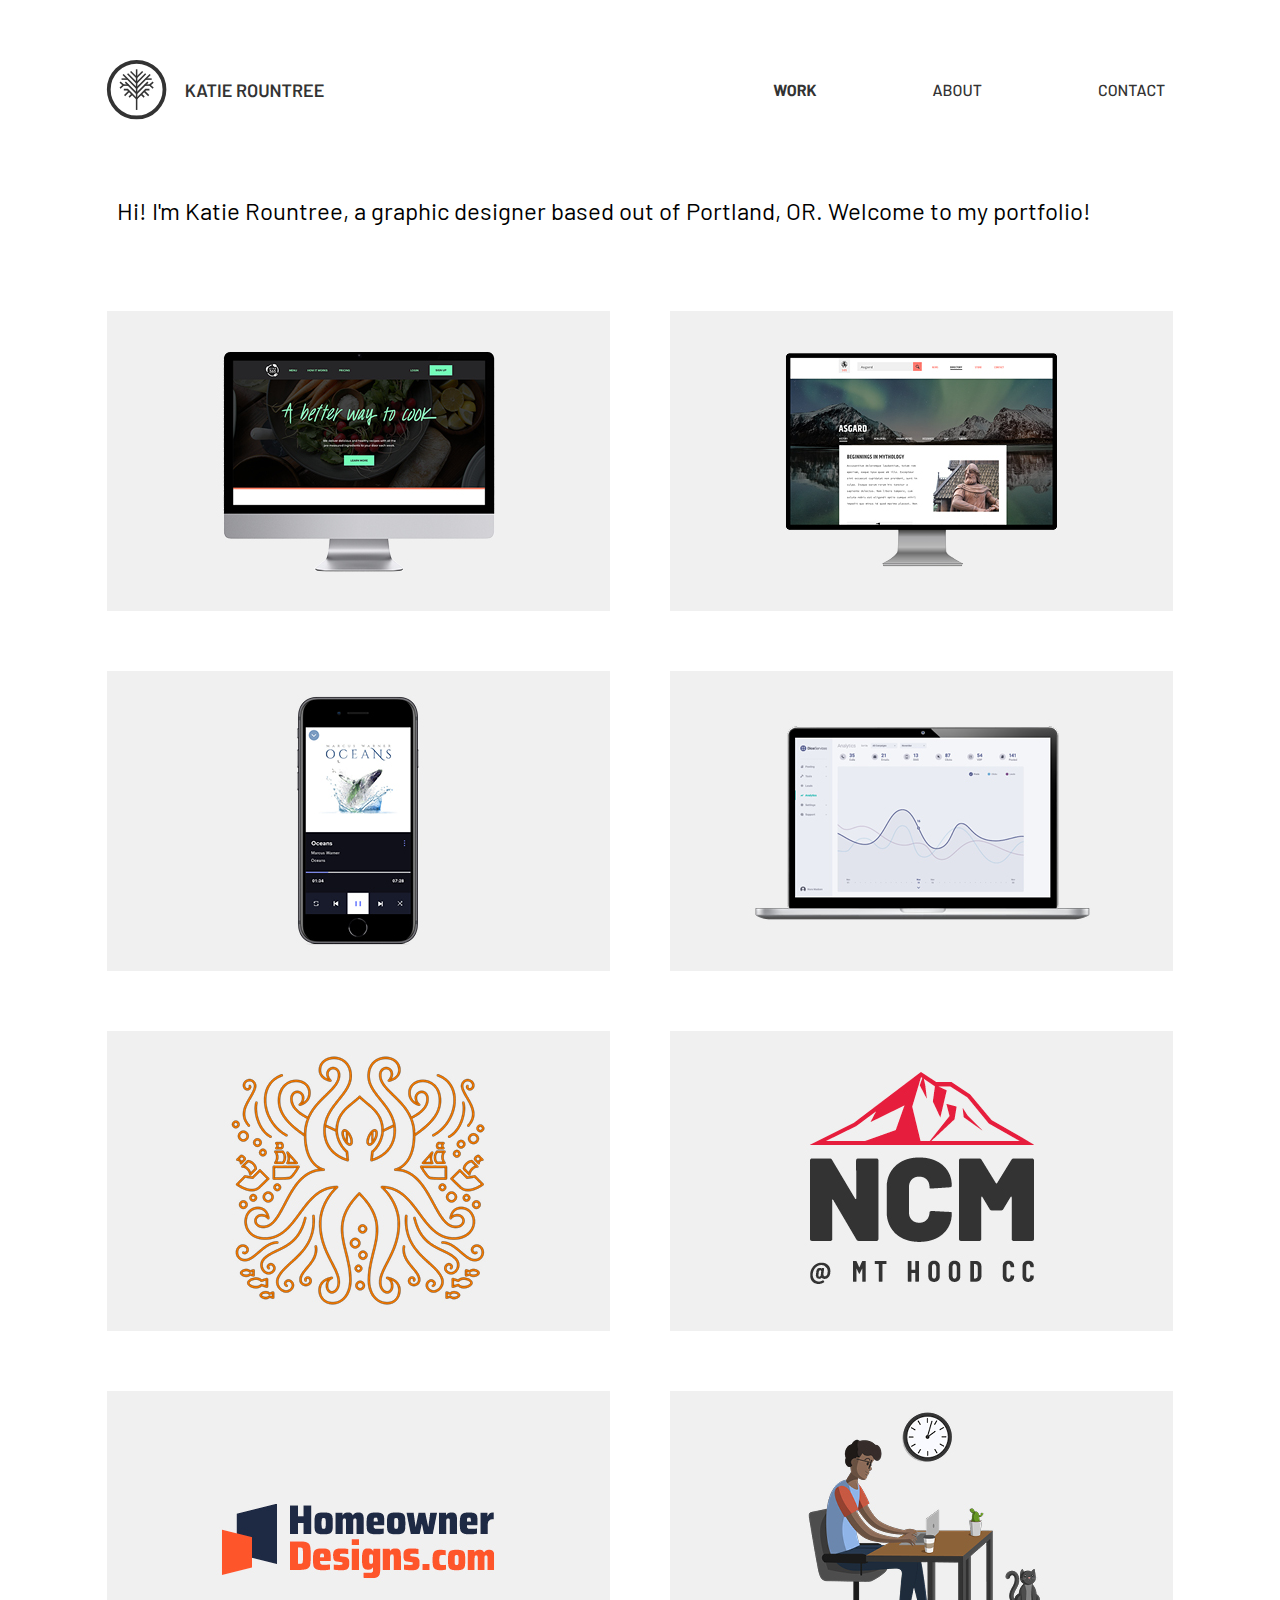
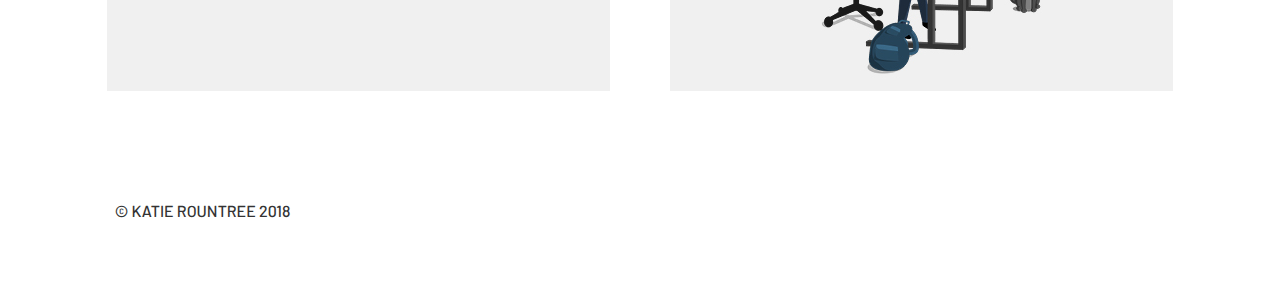
<file: index.html>
<!DOCTYPE html>
<html lang="en">
<head>
    <meta charset="utf-8">

<!-- Force browser's viewport to device's width -->
<meta name="viewport" content="width=device-width,initial-scale=1.0">


<title>Katie Rountree - Designer</title>

<!--metadata-->

<meta name="description" content="Katie Rountree is a multidisciplinary graphic designer with experience in web/app design, UI/UX design, illustration, and branding.">

<meta name="author" content="Katie Rountree">

<link rel="canonical" href="https://katierountree.design">

<link rel="apple-touch-icon" href="img/apple-touch-icon.png">

<link rel="icon" type="image/png" href="img/favicon-32x32.png" sizes="32x32">

<link rel="icon" type="image/png" href="img/favicon-96x96.png" sizes="96x96">

<meta name="twitter:card" content="summary_large_image">

<meta name="twitter:title" content="Katie Rountree - Designer">

<meta name="twitter:description" content="Katie Rountree is a multidisciplinary graphic designer with experience in web/app design, UI/UX design, illustration, and branding.">

<meta name="twitter:image" content="https://katierountree.design/img/katie-og.jpg">

<meta name="twitter:image:alt" content="Katie Rountree is a multidisciplinary graphic designer.">

<meta property="og:type" content="website">

<meta property="og:title" content="Katie Rountree - Designer">

<meta property="og:site_name" content="Katie Rountree"> 

<meta property="og:description" content="Katie Rountree is a multidisciplinary graphic designer with experience in web/app design, UI/UX design, illustration, and branding.">

<meta property="og:image" content="https://katierountree.design/img/katie-og.jpg">

<meta property="og:image:width" content="526">

<meta property="og:image:height" content="275">

<meta property="og:image:type" content="image/jpg">

<meta property="og:url" content="https://katierountree.design">

<!-- css -->
<link rel="stylesheet" href="styles.css" type="text/css">

<!--fonts-->
<link href="https://fonts.googleapis.com/css?family=Barlow:400,500,600,700" rel="stylesheet">


</head>
<body>
<nav>
  <ul class="container">
  <li class="name">
    <a href="index.html" aria-label="Katie Rountree home page and index of works" aria-current="page">
        <svg class="icon" xmlns="http://www.w3.org/2000/svg" width="74" height="74" viewBox="-5 -5 85 85"><defs><style>.a,.b{fill:none;stroke:#333;stroke-miterlimit:10;}.a{stroke-width:2px;}.b{stroke-width:5px;}</style></defs><line class="a" x1="37" y1="64" x2="37" y2="10"/><line class="a" x1="25" y1="23" x2="17" y2="23"/><line class="a" x1="37" y1="28" x2="25" y2="16"/><line class="a" x1="37" y1="35" x2="19" y2="17"/><line class="a" x1="37" y1="21" x2="29" y2="13"/><line class="a" x1="22" y1="27" x2="37" y2="42"/><line class="a" x1="19.6" y1="31" x2="26.3" y2="31"/><polyline class="a" points="15 27 19.6 31 15 35"/><line class="a" x1="31" y1="43" x2="27" y2="47"/><line class="a" x1="27" y1="39" x2="21" y2="45"/><polyline class="a" points="37 49 25 37 20 37"/><line class="a" x1="49" y1="23" x2="57" y2="23"/><line class="a" x1="37" y1="28" x2="49" y2="16"/><line class="a" x1="37" y1="35" x2="55" y2="17"/><line class="a" x1="37" y1="21" x2="45" y2="13"/><line class="a" x1="52" y1="27" x2="37" y2="42"/><line class="a" x1="54.4" y1="31" x2="47.7" y2="31"/><polyline class="a" points="59 27 54.4 31 59 35"/><line class="a" x1="43" y1="43" x2="47" y2="47"/><line class="a" x1="47" y1="39" x2="53" y2="45"/><polyline class="a" points="37 49 49 37 54 37"/><circle class="b" cx="37" cy="37" r="37"/></svg>
      <div>
        KATIE ROUNTREE
      </div>
     </a>
  </li>
</ul>
<ul class="container2">
  <li class="active"><a href="index.html" aria-label="Katie Rountree home page and index of works" aria-current="page">WORK</a></li>
  <li><a href="about.html" aria-label="Go to About page">ABOUT</a></li>
  <li class="contact"><a href="contact.html" aria-label="Go to Contact page">CONTACT</a></li>
</ul>
</nav>  
<header>
    <div class="mainabout">
        <h1 class="mainheader">Hi! I'm Katie Rountree, a graphic designer based out of Portland, OR. Welcome to my portfolio!</h1> 
      </div>
</header>

<main class="main">
<a href="dine365.html" aria-label="Go to Dine 365 project page"><div><div class="text"><h2>DINE 365</h2></div><img src="img/dine.jpg" alt="Dine 365"></div></a>
<a href="sios.html" aria-label="Go to SIOS Directory project page"><div><div class="text"><h2>SIOS DIRECTORY</h2></div><img src="img/sios.jpg" alt="SIOS Directory"></div></a>
<a href="epic.html" aria-label="Go to Epic App project page"><div><div class="text"><h2>EPIC</h2></div><img src="img/epic.jpg" alt="Epic App"></div></a>
<a href="controlpanel.html" aria-label="Go to Control Panel Redesign Concept project page"><div><div class="text"><h2>CONTROL PANEL REDESIGN</h2></div><img src="img/cpredesign.jpg" alt="Control Panel Redesign Concept"></div></a>
<a href="sail.html" aria-label="Go to Sail project page"><div><div class="text"><h2>SAIL</h2></div><img src="img/sail.jpg" alt="Sail"></div></a>
<a href="ncm.html" aria-label="Go to NCM project page"><div><div class="text"><h2>NCM BRAND</h2></div><img src="img/ncm.jpg" alt="NCM"></div></a>
<a href="homeownerdesigns.html" aria-label="Go to Homeowner Designs project page"><div><div class="text"><h2>HOMEOWNER DESIGNS</h2></div><img src="img/hd.jpg" alt="Homeowner Designs"></div></a>
<a href="illustration.html" aria-label="Go to Illustration Work project page"><div><div class="text"><h2>ILLUSTRATION WORK</h2></div><img src="img/illustration.jpg" alt="Illustration Work"></div></a>
<div class="hide1"></div>
</main>
<footer>
  <ul class="container">
    <li>&copy; KATIE ROUNTREE 2018</li>
    </ul>
</footer>
</body>
</html>
</file>
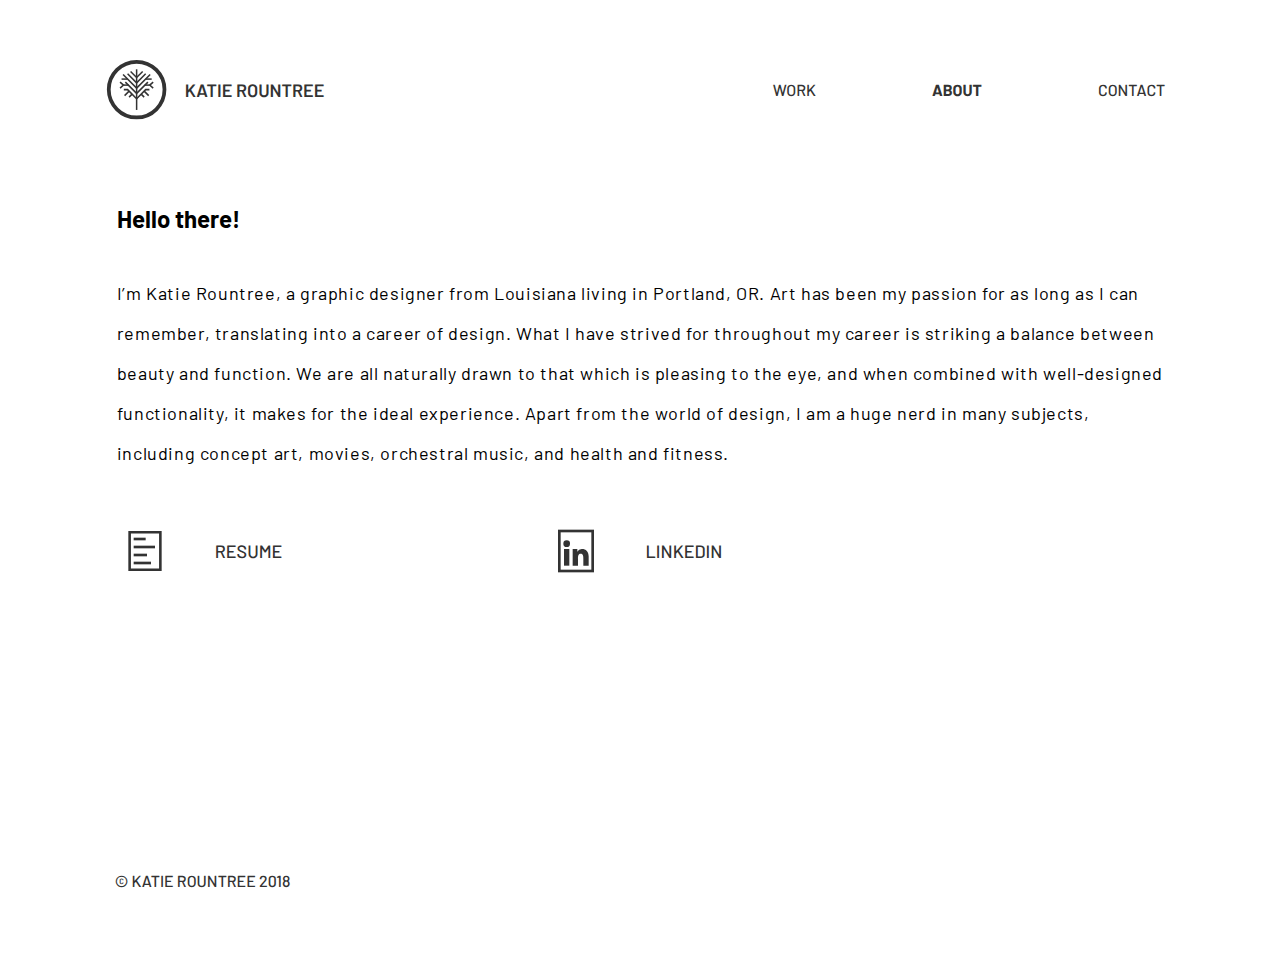
<file: about.html>
<!DOCTYPE html>
<html lang="en">
<head>
    <meta charset="utf-8">

<!-- Force browser's viewport to device's width -->
<meta name="viewport" content="width=device-width,initial-scale=1.0">


<title>About Katie Rountree - Designer</title>

<!--metadata-->

<meta name="description" content="Katie Rountree is a multidisciplinary graphic designer with experience in web/app design, UI/UX design, illustration, and branding.">

<meta name="author" content="Katie Rountree">

<link rel="canonical" href="https://katierountree.design">

<link rel="apple-touch-icon" href="img/apple-touch-icon.png">

<link rel="icon" type="image/png" href="img/favicon-32x32.png" sizes="32x32">

<link rel="icon" type="image/png" href="img/favicon-96x96.png" sizes="96x96">

<meta name="twitter:card" content="summary_large_image">

<meta name="twitter:title" content="Katie Rountree - Designer">

<meta name="twitter:description" content="Katie Rountree is a multidisciplinary graphic designer with experience in web/app design, UI/UX design, illustration, and branding.">

<meta name="twitter:image" content="https://katierountree.design/img/katie-og.jpg">

<meta name="twitter:image:alt" content="Katie Rountree is a multidisciplinary graphic designer.">

<meta property="og:type" content="website">

<meta property="og:title" content="Katie Rountree - Designer">

<meta property="og:site_name" content="Katie Rountree"> 

<meta property="og:description" content="Katie Rountree is a multidisciplinary graphic designer with experience in web/app design, UI/UX design, illustration, and branding.">

<meta property="og:image" content="https://katierountree.design/img/katie-og.jpg">

<meta property="og:image:width" content="526">

<meta property="og:image:height" content="275">

<meta property="og:image:type" content="image/jpg">

<meta property="og:url" content="https://katierountree.design">

<!-- css -->
<link rel="stylesheet" href="styles.css" type="text/css">

<!--fonts-->
<link href="https://fonts.googleapis.com/css?family=Barlow:400,500,600,700" rel="stylesheet">


</head>
<body>
<nav>
  <ul class="container">
  <li class="name">
    <a href="index.html" aria-label="Katie Rountree home page and index of works">
         <svg class="icon" xmlns="http://www.w3.org/2000/svg" width="74" height="74" viewBox="-5 -5 85 85"><defs><style>.a,.b{fill:none;stroke:#333;stroke-miterlimit:10;}.a{stroke-width:2px;}.b{stroke-width:5px;}</style></defs><line class="a" x1="37" y1="64" x2="37" y2="10"/><line class="a" x1="25" y1="23" x2="17" y2="23"/><line class="a" x1="37" y1="28" x2="25" y2="16"/><line class="a" x1="37" y1="35" x2="19" y2="17"/><line class="a" x1="37" y1="21" x2="29" y2="13"/><line class="a" x1="22" y1="27" x2="37" y2="42"/><line class="a" x1="19.6" y1="31" x2="26.3" y2="31"/><polyline class="a" points="15 27 19.6 31 15 35"/><line class="a" x1="31" y1="43" x2="27" y2="47"/><line class="a" x1="27" y1="39" x2="21" y2="45"/><polyline class="a" points="37 49 25 37 20 37"/><line class="a" x1="49" y1="23" x2="57" y2="23"/><line class="a" x1="37" y1="28" x2="49" y2="16"/><line class="a" x1="37" y1="35" x2="55" y2="17"/><line class="a" x1="37" y1="21" x2="45" y2="13"/><line class="a" x1="52" y1="27" x2="37" y2="42"/><line class="a" x1="54.4" y1="31" x2="47.7" y2="31"/><polyline class="a" points="59 27 54.4 31 59 35"/><line class="a" x1="43" y1="43" x2="47" y2="47"/><line class="a" x1="47" y1="39" x2="53" y2="45"/><polyline class="a" points="37 49 49 37 54 37"/><circle class="b" cx="37" cy="37" r="37"/></svg>
        <div>
          KATIE ROUNTREE
        </div>
     </a>
  </li>
</ul>
<ul class="container2">
  <li><a href="index.html" aria-label="Katie Rountree home page and index of works">WORK</a></li>
  <li class="active"><a href="about.html" aria-label="Go to About page" aria-current="page">ABOUT</a></li>
  <li class="contact"><a href="contact.html"  aria-label="Go to Contact page">CONTACT</a></li>
</ul>
</nav>  

<main class="about">
    <div class="about2">
        <p class="header">Hello there!</p>
       <h1 class="statement">I’m Katie Rountree, a graphic designer from Louisiana living in Portland, OR.&nbsp;</h1><p class="statement">Art has been my passion for as long as I can remember, translating into a career of design. What I have strived for throughout my career is striking a balance between beauty and function. We are all naturally drawn to that which is pleasing to the eye, and when combined with well-designed functionality, it makes for the ideal experience. Apart from the world of design, I am a huge nerd in many subjects, including concept art, movies, orchestral music, and health and fitness.</p>
    </div>
    <ul>
        <li>
                <a href="img/Resume.pdf" target="blank" aria-label="Go to a PDF of Resume">
                    <svg xmlns="http://www.w3.org/2000/svg" width="50" height="60" viewBox="-5 -5 60 70"><defs><style>.c{fill:#333;}</style></defs><path class="c" d="M46.1,3.9V56.1H3.9V3.9H46.1M50,0H0V60H50V0Z"/><rect class="c" x="8" y="46" width="26" height="4"/><rect class="c" x="8" y="34" width="20" height="4"/><rect class="c" x="8" y="22" width="32" height="4"/><rect class="c" x="8" y="10" width="18" height="4"/></svg>
                    <div>RESUME</div>
                    </a>
                </li>
        <li>
                 <a href="https://www.linkedin.com/in/katie-rountree" target="blank" aria-label="Go to Katie Rountree's LinkedIn page">
                        <svg xmlns="http://www.w3.org/2000/svg" width="50" height="60" viewBox="-5 -5 60 70"><defs><style>.g{fill:none;stroke:#333;stroke-miterlimit:10;stroke-width:4px;}.h{fill:#333;}</style></defs><rect class="g" width="50" height="60"/><circle class="h" cx="11" cy="19" r="5"/><path class="h" d="M44,52H36V42c0-4,0-8-4-8s-4,4-4,8V52H20V27h7v4a7.6,7.6,0,0,1,7-4c6,0,10,4,10,11Z"/><rect class="h" x="7" y="27" width="8" height="25"/></svg>
                        <div>LINKEDIN</div>
                </a>
            </li>
        <li>
        </li>
        </ul>
</main>
<div class="push"></div>
<footer class="sticky">
  <ul class="container">
    <li>&copy; KATIE ROUNTREE 2018</li>
    </ul>
</footer>
</div>
</body>
</html>
</file>
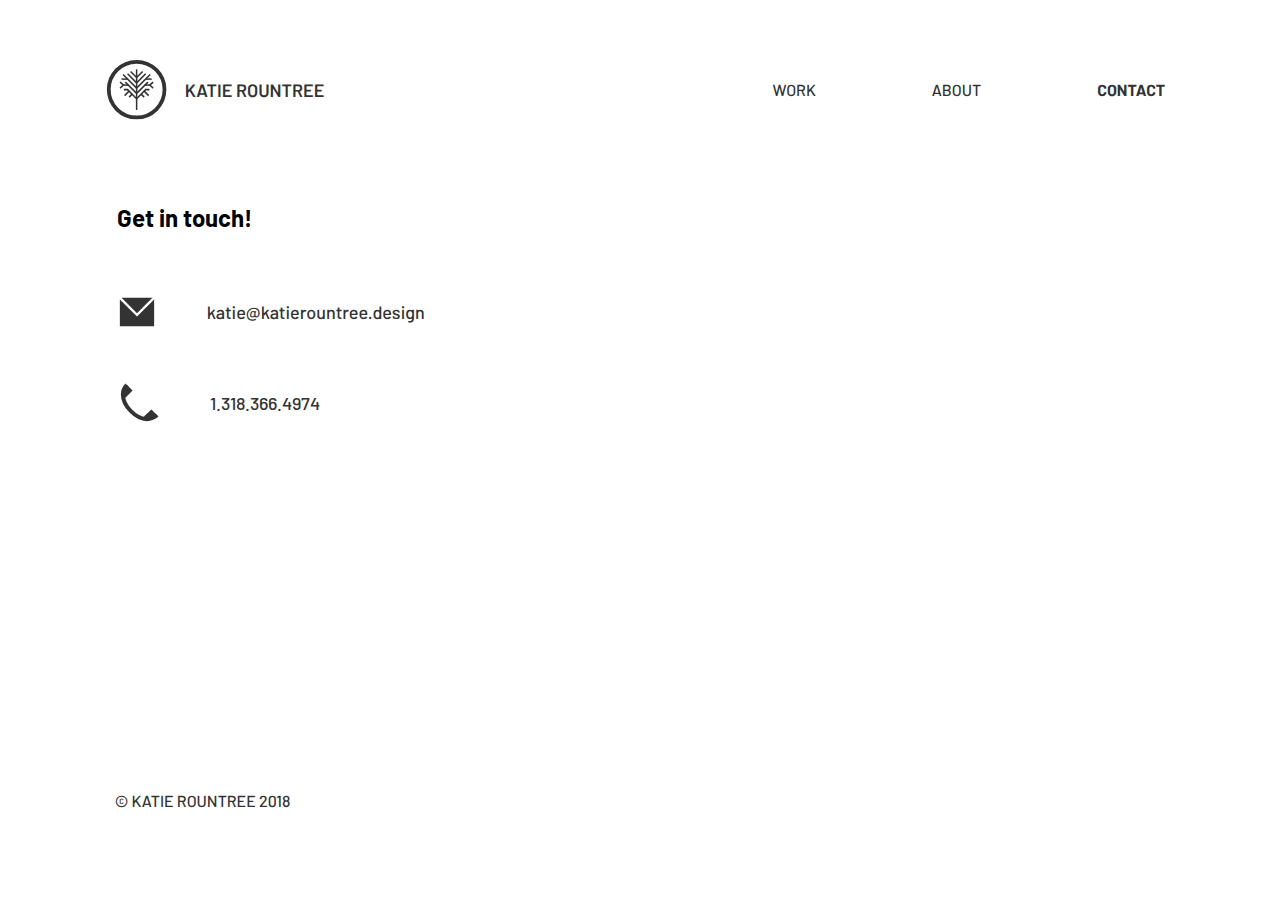
<file: contact.html>
<!DOCTYPE html>
<html lang="en">
<head>
    <meta charset="utf-8">

<!-- Force browser's viewport to device's width -->
<meta name="viewport" content="width=device-width,initial-scale=1.0">


<title>Contact Katie Rountree - Designer</title>

<!--metadata-->

<meta name="description" content="Katie Rountree is a multidisciplinary graphic designer with experience in web/app design, UI/UX design, illustration, and branding.">

<meta name="author" content="Katie Rountree">

<link rel="canonical" href="https://katierountree.design">

<link rel="apple-touch-icon" href="img/apple-touch-icon.png">

<link rel="icon" type="image/png" href="img/favicon-32x32.png" sizes="32x32">

<link rel="icon" type="image/png" href="img/favicon-96x96.png" sizes="96x96">

<meta name="twitter:card" content="summary_large_image">

<meta name="twitter:title" content="Katie Rountree - Designer">

<meta name="twitter:description" content="Katie Rountree is a multidisciplinary graphic designer with experience in web/app design, UI/UX design, illustration, and branding.">

<meta name="twitter:image" content="https://katierountree.design/img/katie-og.jpg">

<meta name="twitter:image:alt" content="Katie Rountree is a multidisciplinary graphic designer.">

<meta property="og:type" content="website">

<meta property="og:title" content="Katie Rountree - Designer">

<meta property="og:site_name" content="Katie Rountree"> 

<meta property="og:description" content="Katie Rountree is a multidisciplinary graphic designer with experience in web/app design, UI/UX design, illustration, and branding.">

<meta property="og:image" content="https://katierountree.design/img/katie-og.jpg">

<meta property="og:image:width" content="526">

<meta property="og:image:height" content="275">

<meta property="og:image:type" content="image/jpg">

<meta property="og:url" content="https://katierountree.design">

<!-- css -->
<link rel="stylesheet" href="styles.css" type="text/css">

<!--fonts-->
<link href="https://fonts.googleapis.com/css?family=Barlow:400,500,600,700" rel="stylesheet">


</head>
<body>
<nav>
  <ul class="container">
  <li class="name">
    <a href="index.html" aria-label="Katie Rountree home page and index of works">
         <svg class="icon" xmlns="http://www.w3.org/2000/svg" width="74" height="74" viewBox="-5 -5 85 85"><defs><style>.a,.b{fill:none;stroke:#333;stroke-miterlimit:10;}.a{stroke-width:2px;}.b{stroke-width:5px;}</style></defs><line class="a" x1="37" y1="64" x2="37" y2="10"/><line class="a" x1="25" y1="23" x2="17" y2="23"/><line class="a" x1="37" y1="28" x2="25" y2="16"/><line class="a" x1="37" y1="35" x2="19" y2="17"/><line class="a" x1="37" y1="21" x2="29" y2="13"/><line class="a" x1="22" y1="27" x2="37" y2="42"/><line class="a" x1="19.6" y1="31" x2="26.3" y2="31"/><polyline class="a" points="15 27 19.6 31 15 35"/><line class="a" x1="31" y1="43" x2="27" y2="47"/><line class="a" x1="27" y1="39" x2="21" y2="45"/><polyline class="a" points="37 49 25 37 20 37"/><line class="a" x1="49" y1="23" x2="57" y2="23"/><line class="a" x1="37" y1="28" x2="49" y2="16"/><line class="a" x1="37" y1="35" x2="55" y2="17"/><line class="a" x1="37" y1="21" x2="45" y2="13"/><line class="a" x1="52" y1="27" x2="37" y2="42"/><line class="a" x1="54.4" y1="31" x2="47.7" y2="31"/><polyline class="a" points="59 27 54.4 31 59 35"/><line class="a" x1="43" y1="43" x2="47" y2="47"/><line class="a" x1="47" y1="39" x2="53" y2="45"/><polyline class="a" points="37 49 49 37 54 37"/><circle class="b" cx="37" cy="37" r="37"/></svg>
        <div>
          KATIE ROUNTREE
        </div>
     </a>
  </li>
</ul>
<ul class="container2">
  <li><a href="index.html" aria-label="Katie Rountree home page and index of works">WORK</a></li>
  <li><a href="about.html" aria-label="Go to About page">ABOUT</a></li>
  <li class="contact, active"><a href="contact.html"  aria-label="Go to Contact page" aria-current="page">CONTACT</a></li>
</ul>
</nav>  

<main class="contact2">
    <h1 class="header">Get in touch!</h1>
    <address>
    <ul>
     <li class="inner">
         <div class="block">
         <a href="mailto:katie@katierountree.design" aria-label="E-Mail Katie Rountree">
                <svg xmlns="http://www.w3.org/2000/svg" width="60" height="50" viewBox="-5 -5 70 60"><defs><style>.c{fill:#333;}</style></defs><polygon class="c" points="57 0 3 0 30 27 57 0"/><polygon class="c" points="30 33 0 3 0 50 60 50 60 3 30 33"/></svg>
                <div>katie@katierountree.design</div>
         </a>
         </div>
     </li>
     <li class="inner2">
         <div class="block">
            <svg xmlns="http://www.w3.org/2000/svg" width="60" height="60" viewBox="-5 -5 70 70"><defs><style>.d{fill:none;stroke:#333;stroke-miterlimit:10;stroke-width:7px;}.e{fill:#333;}</style></defs><path class="d" d="M60,53a27,27,0,0,1-18,7c-7.4,0-17.3-3.3-28-14S0,24.7,0,17A23.9,23.9,0,0,1,7,0"/><polygon class="e" points="1 26 1 5 7 0 17 10 1 26"/><polygon class="e" points="33 59 54 59 60 53 50 43 33 59"/></svg>
            <div>1.318.366.4974</div>
         </div>
        </li>
    </ul>
    </address>
</main>
<div class="push2"></div>
<footer class="sticky">
  <ul class="container">
    <li>&copy; KATIE ROUNTREE 2018</li>
    </ul>
</footer>
</div>
</body>
</html>
</file>
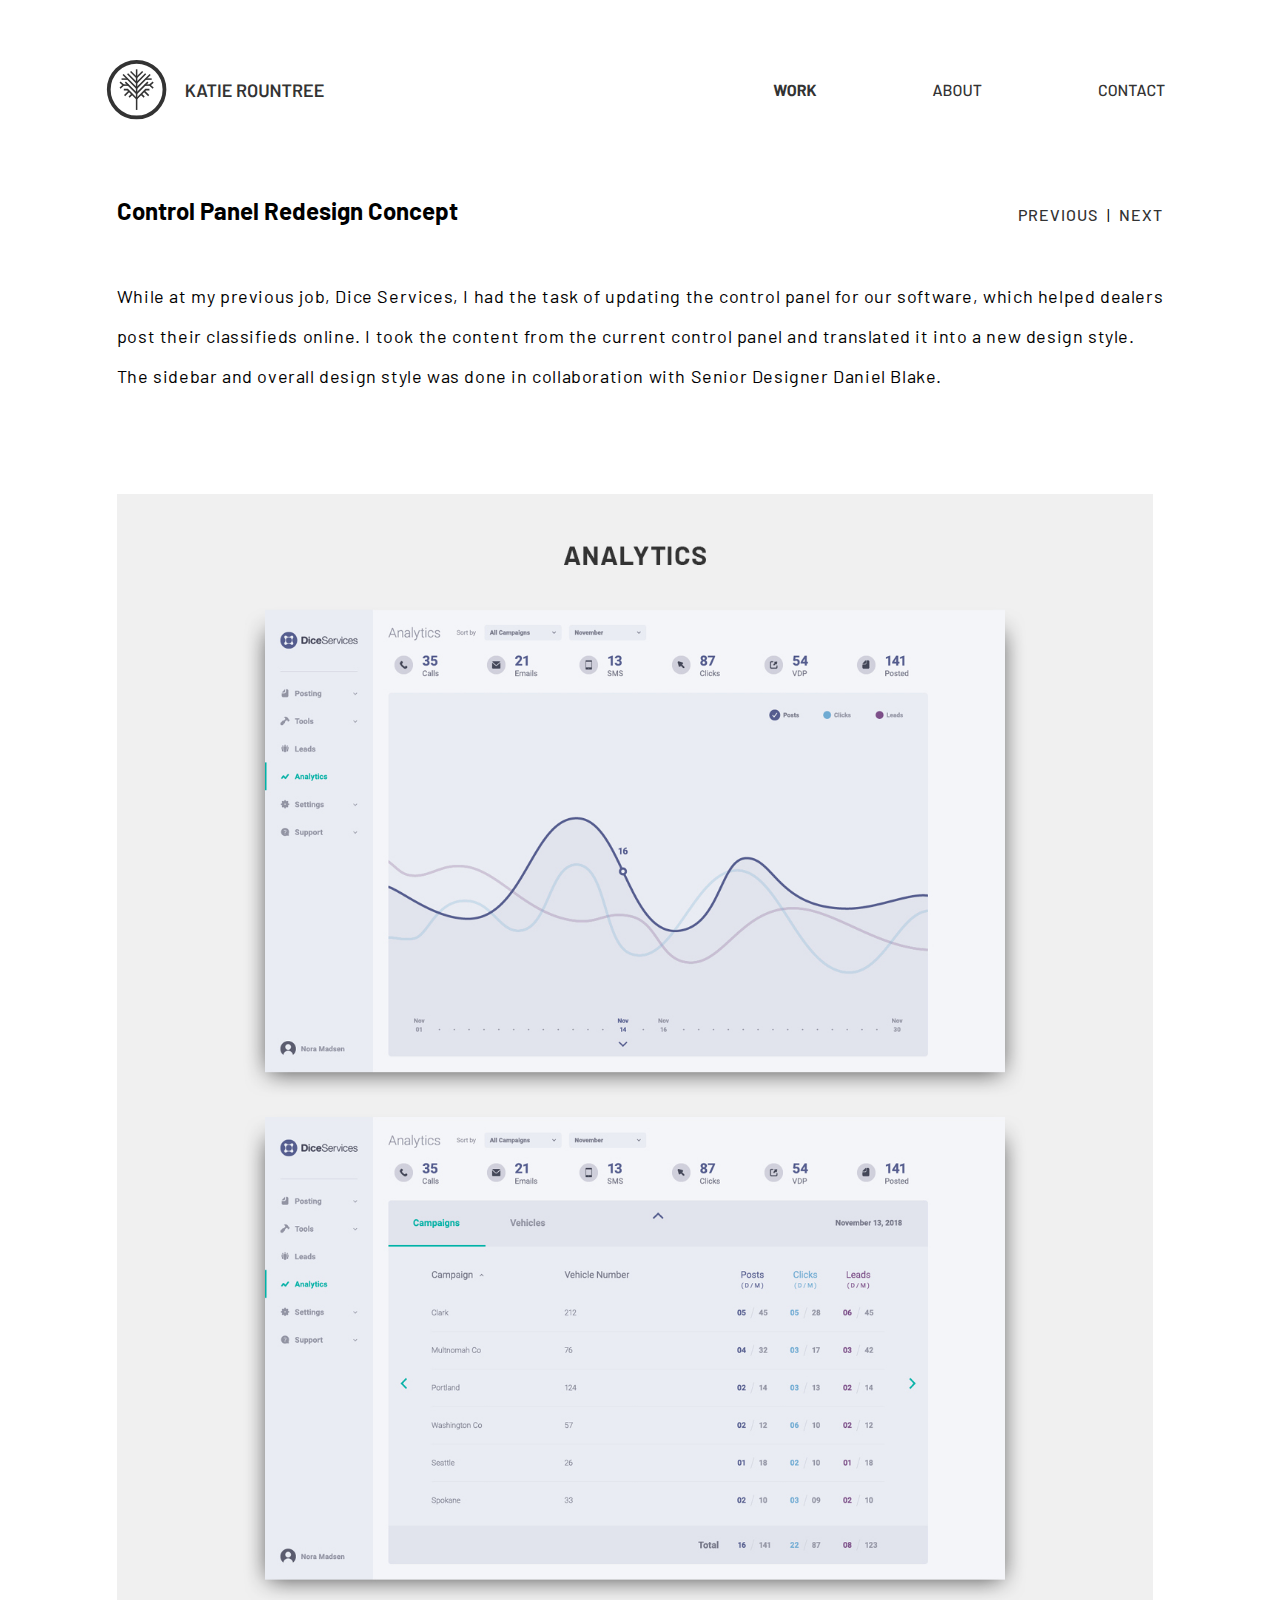
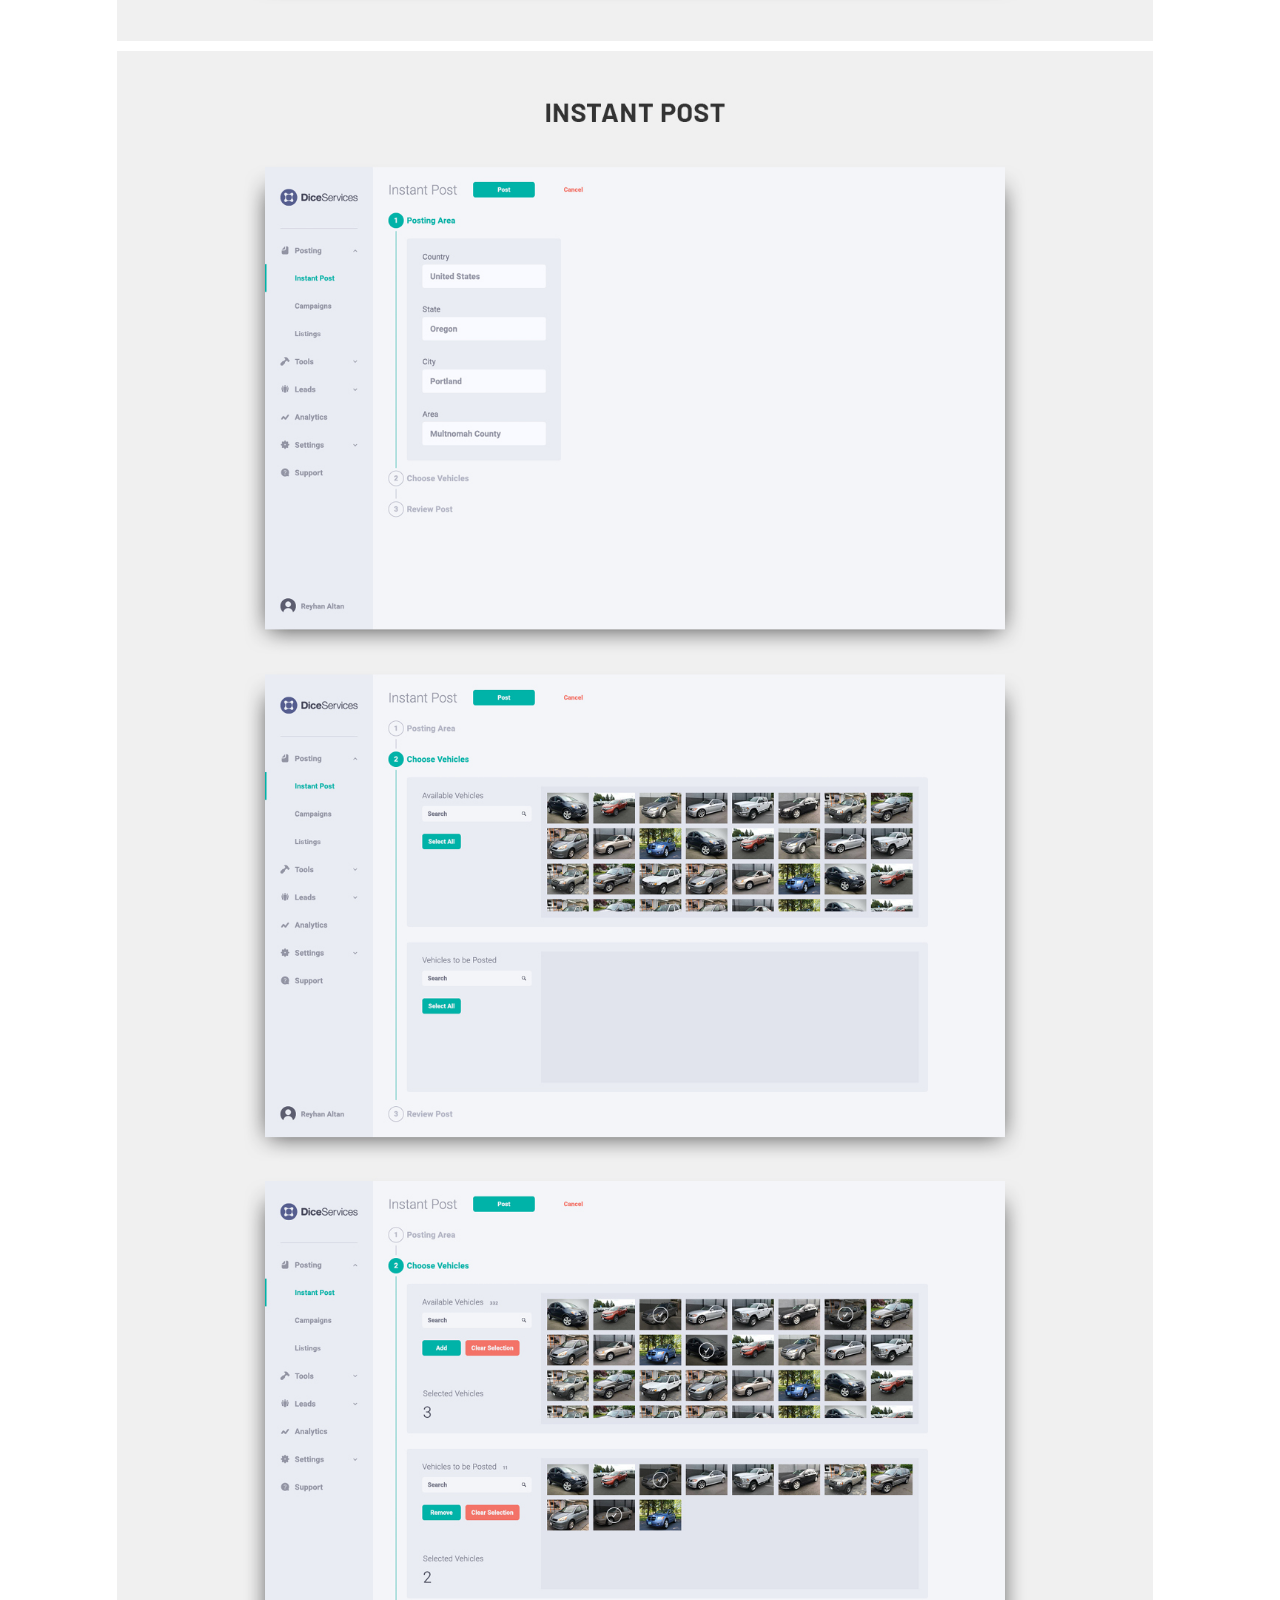
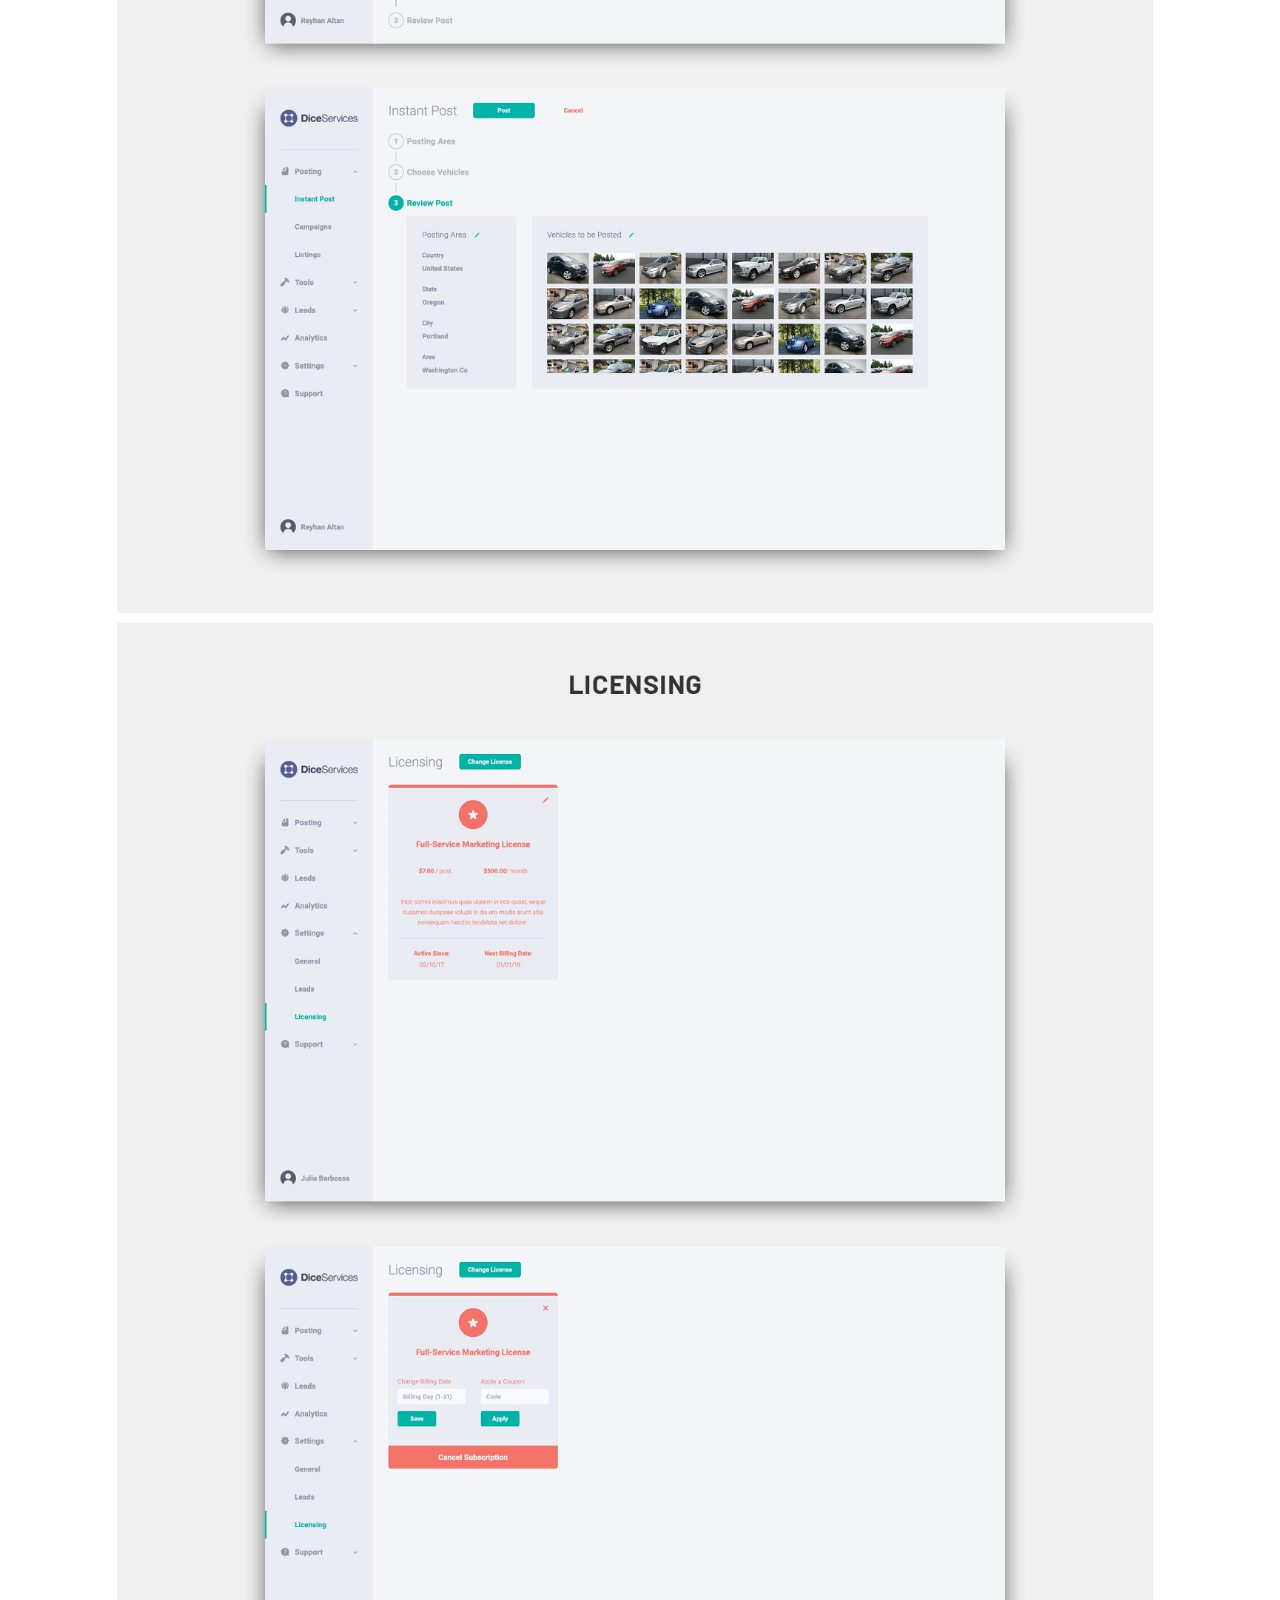
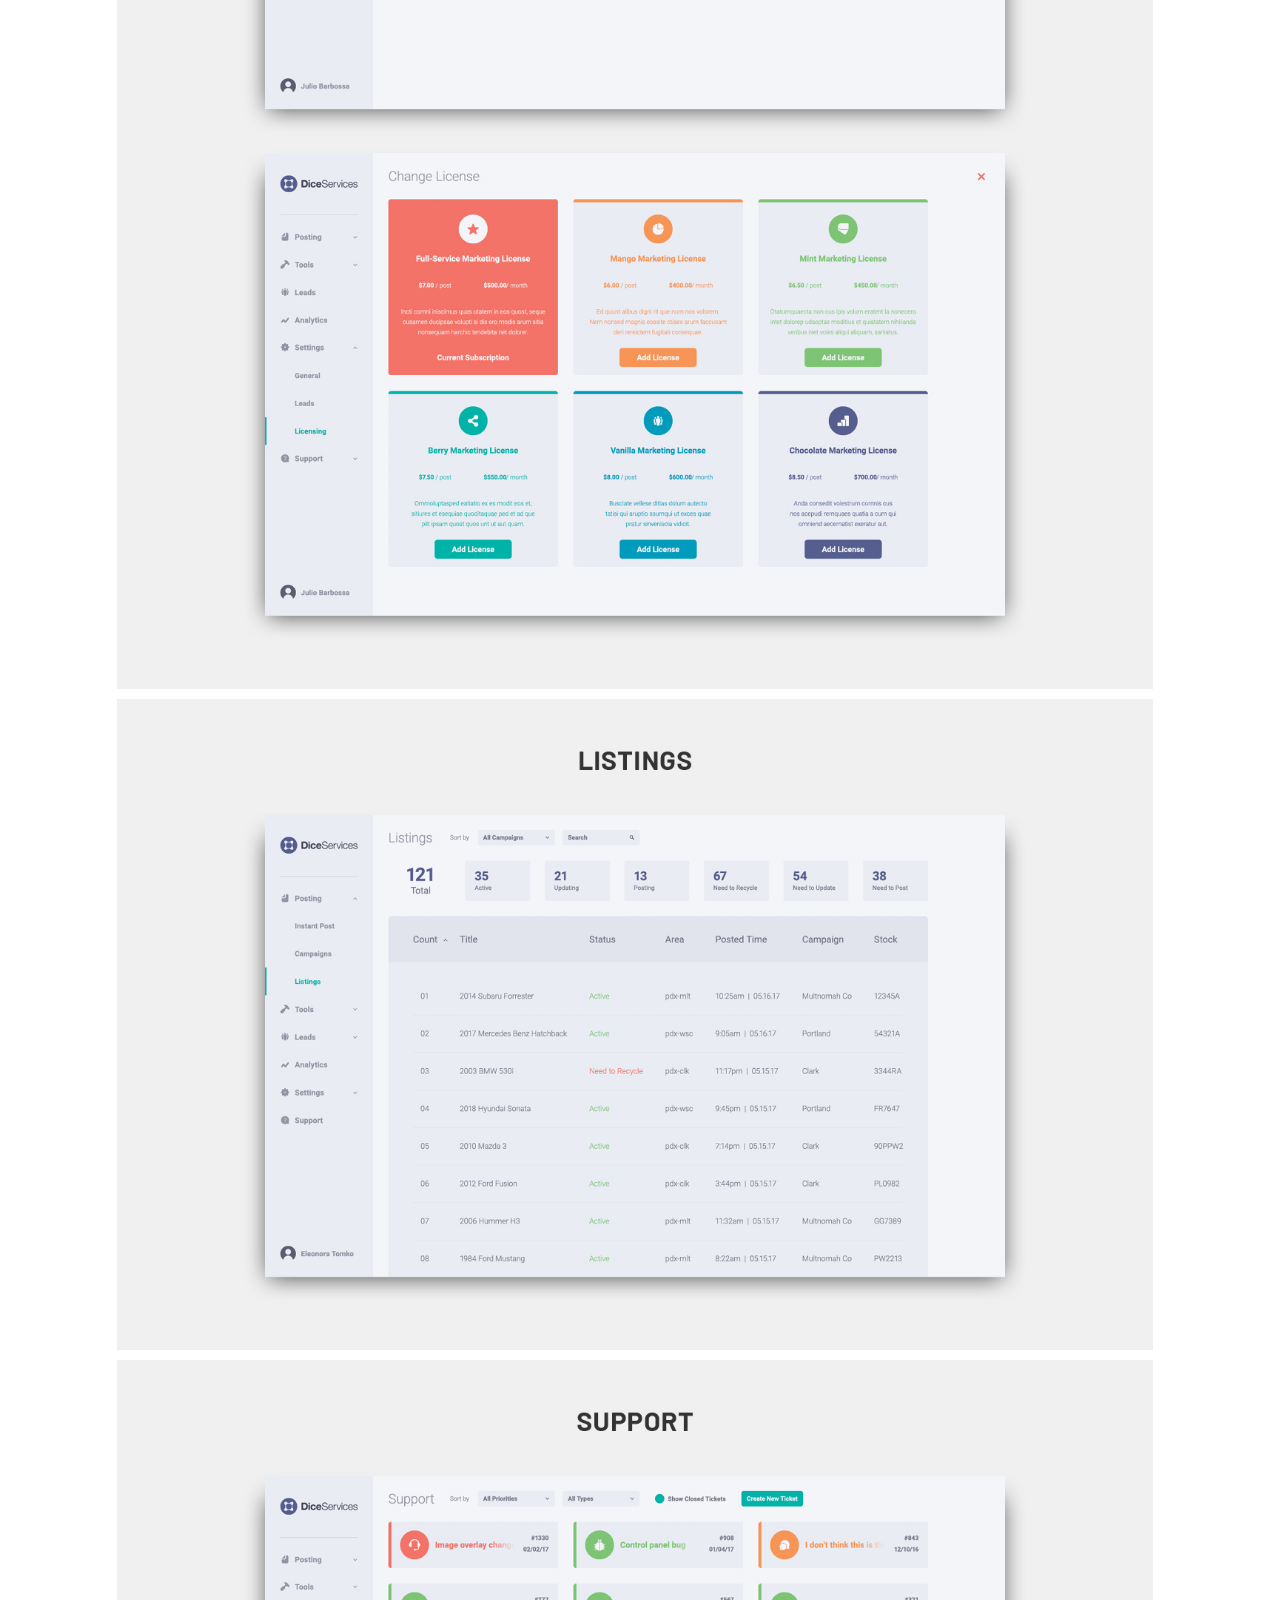
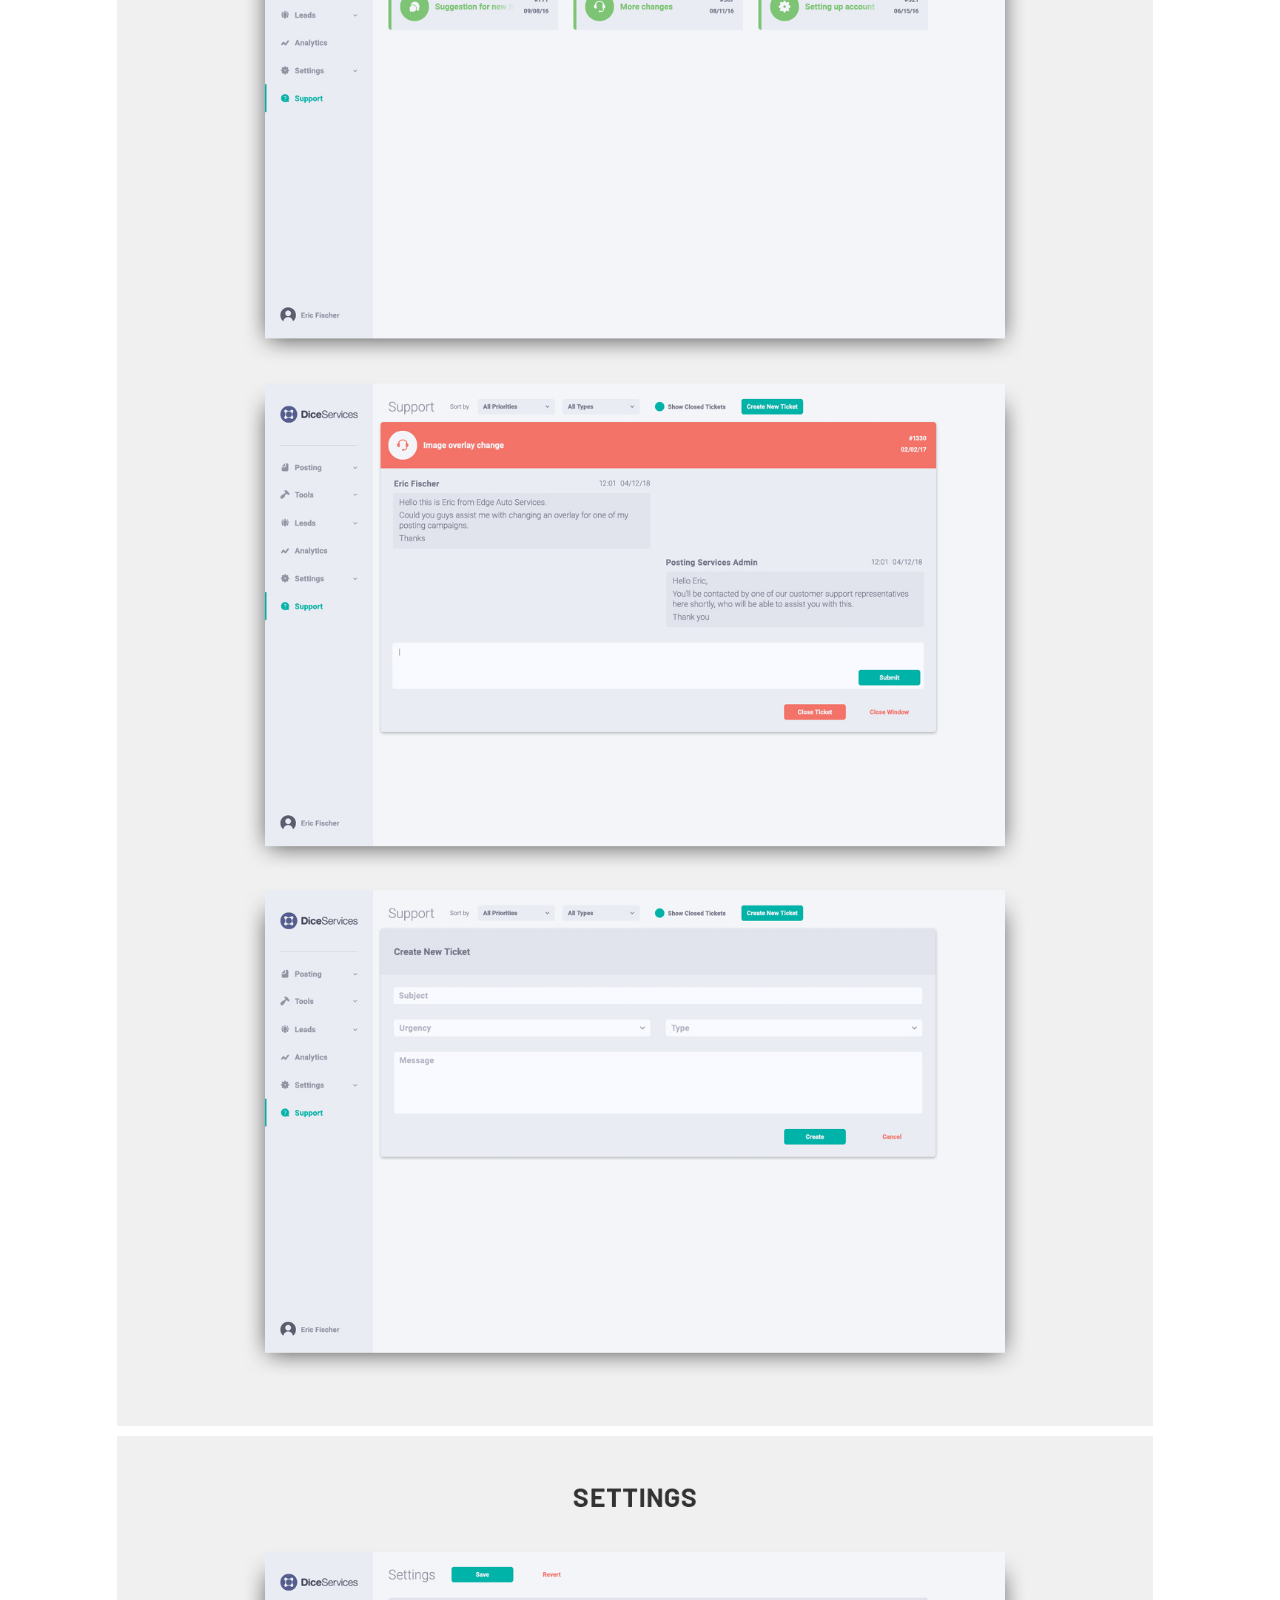
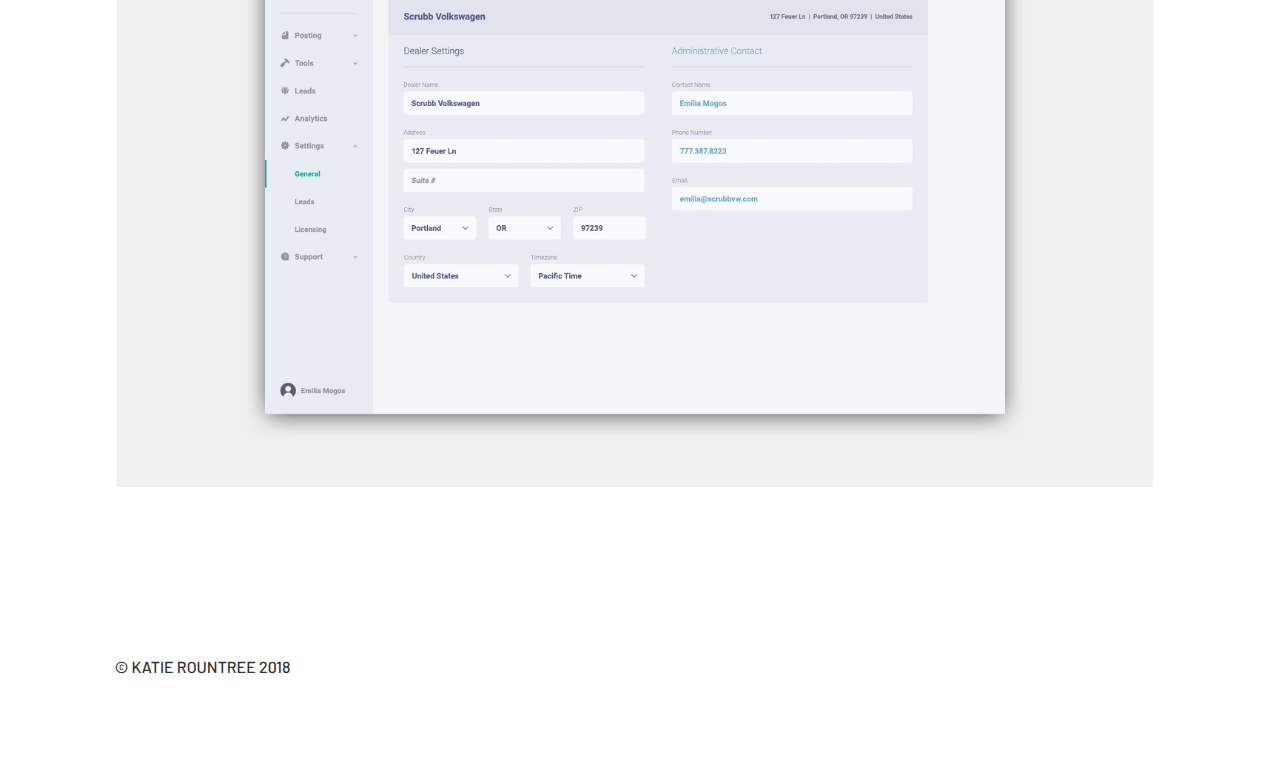
<file: controlpanel.html>
<!DOCTYPE html>
<html lang="en">
<head>
    <meta charset="utf-8">

<!-- Force browser's viewport to device's width -->
<meta name="viewport" content="width=device-width,initial-scale=1.0">


<title>Control Panel Redesign - Katie Rountree</title>

<!--metadata-->

<meta name="description" content="Katie Rountree is a multidisciplinary graphic designer with experience in web/app design, UI/UX design, illustration, and branding.">

<meta name="author" content="Katie Rountree">

<link rel="canonical" href="https://katierountree.design">

<link rel="apple-touch-icon" href="img/apple-touch-icon.png">

<link rel="icon" type="image/png" href="img/favicon-32x32.png" sizes="32x32">

<link rel="icon" type="image/png" href="img/favicon-96x96.png" sizes="96x96">

<meta name="twitter:card" content="summary_large_image">

<!-- <meta name="twitter:title" content="Katie Rountree - Designer"> -->

<!-- <meta name="twitter:description" content="Katie Rountree is a multidisciplinary graphic designer with experience in web/app design, UI/UX design, illustration, and branding."> -->

<meta name="twitter:image" content="https://katierountree.design/img/katie-og.jpg">

<meta name="twitter:image:alt" content="Katie Rountree is a multidisciplinary graphic designer.">

<!-- <meta name="twitter:url" content="https://katierountree.design"> -->

<meta property="og:type" content="website">

<!-- <meta property="og:title" content="Katie Rountree - Designer"> -->

<meta property="og:site_name" content="Katie Rountree"> 

<!-- <meta property="og:description" content="Katie Rountree is a multidisciplinary graphic designer with experience in web/app design, UI/UX design, illustration, and branding."> -->

<meta property="og:image" content="https://katierountree.design/img/katie-og.jpg">

<meta property="og:image:width" content="526">

<meta property="og:image:height" content="275">

<meta property="og:image:type" content="image/jpg">

<!-- <meta property="og:url" content="https://katierountree.design"> -->

<!-- css -->
<link rel="stylesheet" href="styles.css" type="text/css">

<!--fonts-->
<link href="https://fonts.googleapis.com/css?family=Barlow:400,500,600,700" rel="stylesheet">


</head>
<body>
<nav>
  <ul class="container">
  <li class="name">
    <a href="index.html" aria-label="Katie Rountree home page and index of works">
         <svg class="icon" xmlns="http://www.w3.org/2000/svg" width="74" height="74" viewBox="-5 -5 85 85"><defs><style>.a,.b{fill:none;stroke:#333;stroke-miterlimit:10;}.a{stroke-width:2px;}.b{stroke-width:5px;}</style></defs><line class="a" x1="37" y1="64" x2="37" y2="10"/><line class="a" x1="25" y1="23" x2="17" y2="23"/><line class="a" x1="37" y1="28" x2="25" y2="16"/><line class="a" x1="37" y1="35" x2="19" y2="17"/><line class="a" x1="37" y1="21" x2="29" y2="13"/><line class="a" x1="22" y1="27" x2="37" y2="42"/><line class="a" x1="19.6" y1="31" x2="26.3" y2="31"/><polyline class="a" points="15 27 19.6 31 15 35"/><line class="a" x1="31" y1="43" x2="27" y2="47"/><line class="a" x1="27" y1="39" x2="21" y2="45"/><polyline class="a" points="37 49 25 37 20 37"/><line class="a" x1="49" y1="23" x2="57" y2="23"/><line class="a" x1="37" y1="28" x2="49" y2="16"/><line class="a" x1="37" y1="35" x2="55" y2="17"/><line class="a" x1="37" y1="21" x2="45" y2="13"/><line class="a" x1="52" y1="27" x2="37" y2="42"/><line class="a" x1="54.4" y1="31" x2="47.7" y2="31"/><polyline class="a" points="59 27 54.4 31 59 35"/><line class="a" x1="43" y1="43" x2="47" y2="47"/><line class="a" x1="47" y1="39" x2="53" y2="45"/><polyline class="a" points="37 49 49 37 54 37"/><circle class="b" cx="37" cy="37" r="37"/></svg>
        <div>
          KATIE ROUNTREE
        </div>
     </a>
  </li>
</ul>
<ul class="container2">
  <li class="active"><a href="index.html" aria-label="Katie Rountree home page and index of works">WORK</a></li>
  <li><a href="about.html" aria-label="Go to About page">ABOUT</a></li>
  <li class="contact"><a href="contact.html"  aria-label="Go to Contact page">CONTACT</a></li>
</ul>
</nav>  

<header class="about">
    <div>
        <h1 class="header2">Control Panel Redesign Concept</h1>
       <div class="portnav">
        <a href="epic.html" aria-label="Go back to Epic project page">PREVIOUS</a>
        &nbsp;&nbsp;&nbsp;|&nbsp;&nbsp;&nbsp; 
        <a href="sail.html" aria-label="Go forward to Sail project page">NEXT</a></div>
        <p class="statement">While at my previous job, Dice Services, I had the task of updating the control panel for our software, which helped dealers post their classifieds online. I took the content from the current control panel and translated it into a new design style. The sidebar and overall design style was done in collaboration with Senior Designer Daniel Blake.</p>
      
      </div>
    </header>
<main class="contentwrap">

    <div class="size1"><div class="largescreen"><img src="img/cp-analytics.jpg"></div></div> <div class="size1"><div class="largescreen"><img src="img/cp-instntpst.jpg"></div></div>
    <div class="size1"><div class="largescreen"><img src="img/cp-licensing.jpg"></div></div> <div class="size1"><div class="largescreen"><img src="img/cp-listings.jpg"></div></div>
    <div class="size1"><div class="largescreen"><img src="img/cp-support.jpg"></div></div> <div class="size1"><div class="largescreen"><img src="img/cp-settings.jpg"></div></div>

    <div class="smallscreen">
    <div class="subtitle1"><h2>ANALYTICS</h2></div>
    <div class="size1"><div><img src="img/cp-analytics01.jpg"></div></div> <div class="size1"><div><img src="img/cp-analytics02.jpg"></div></div>
    <div class="subtitle"><h2>INSTANT POST</h2></div>
    <div class="size1"><div><img src="img/cp-instntpst01.jpg"></div></div> <div class="size1"><div><img src="img/cp-instntpst02.jpg"></div></div>
    <div class="size1"><div><img src="img/cp-instntpst03.jpg"></div></div> <div class="size1"><div><img src="img/cp-instntpst04.jpg"></div></div>
    <div class="subtitle"><h2>LICENSING</h2></div>
    <div class="size1"><div><img src="img/cp-licensing01.jpg"></div></div> <div class="size1"><div><img src="img/cp-licensing02.jpg"></div></div>
    <div class="size1"><div><img src="img/cp-licensing03.jpg"></div></div>
    <div class="subtitle"><h2>LISTINGS</h2></div>
    <div class="size1"><div><img src="img/cp-listings01.jpg"></div></div>
    <div class="subtitle"><h2>SUPPORT</h2></div>
    <div class="size1"><div><img src="img/cp-support01.jpg"></div></div> <div class="size1"><div><img src="img/cp-support02.jpg"></div></div>
    <div class="size1"><div><img src="img/cp-support03.jpg"></div></div> 
    <div class="subtitle"><h2>SETTINGS</h2></div>
    <div class="size1"><div><img src="img/cp-settings01.jpg"></div></div>
    </div>
</main>
<footer>
  <ul class="container">
    <li>&copy; KATIE ROUNTREE 2018</li>
    </ul>
</footer>
</body>
</html>
</file>
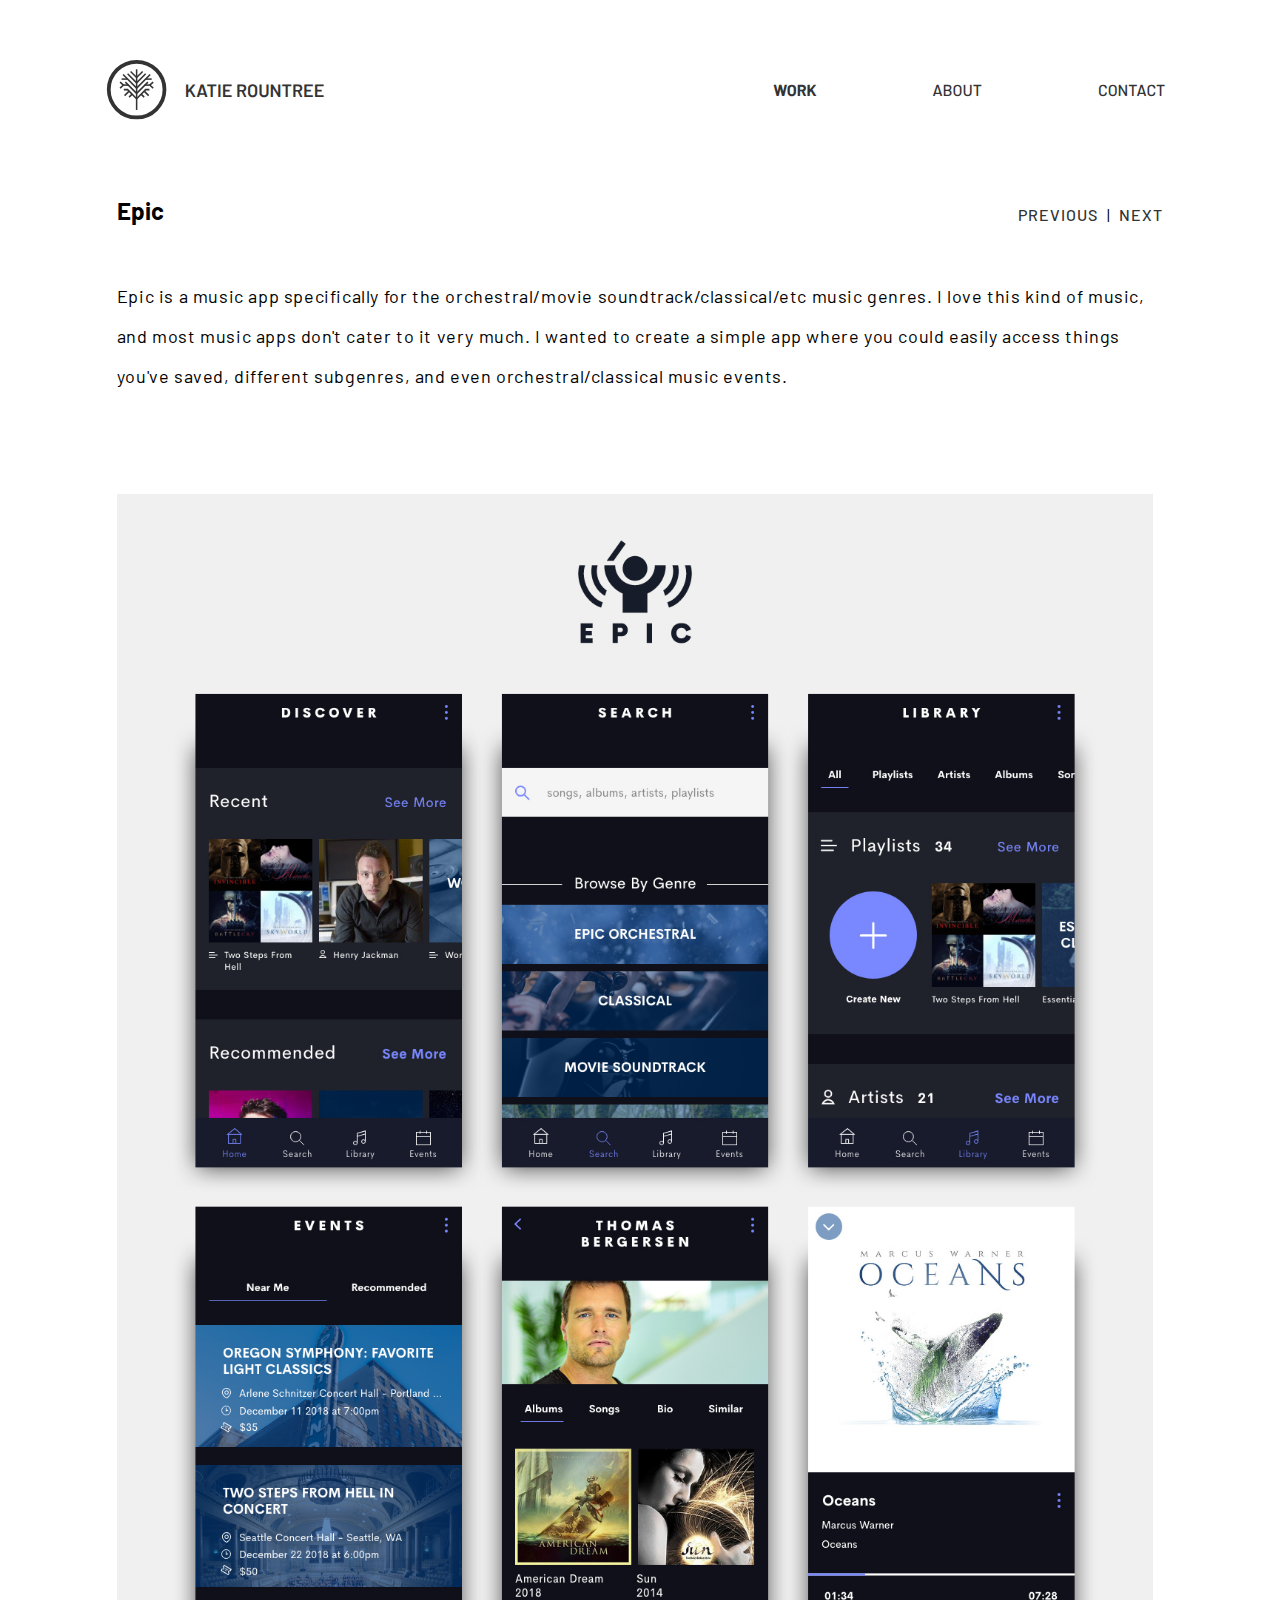
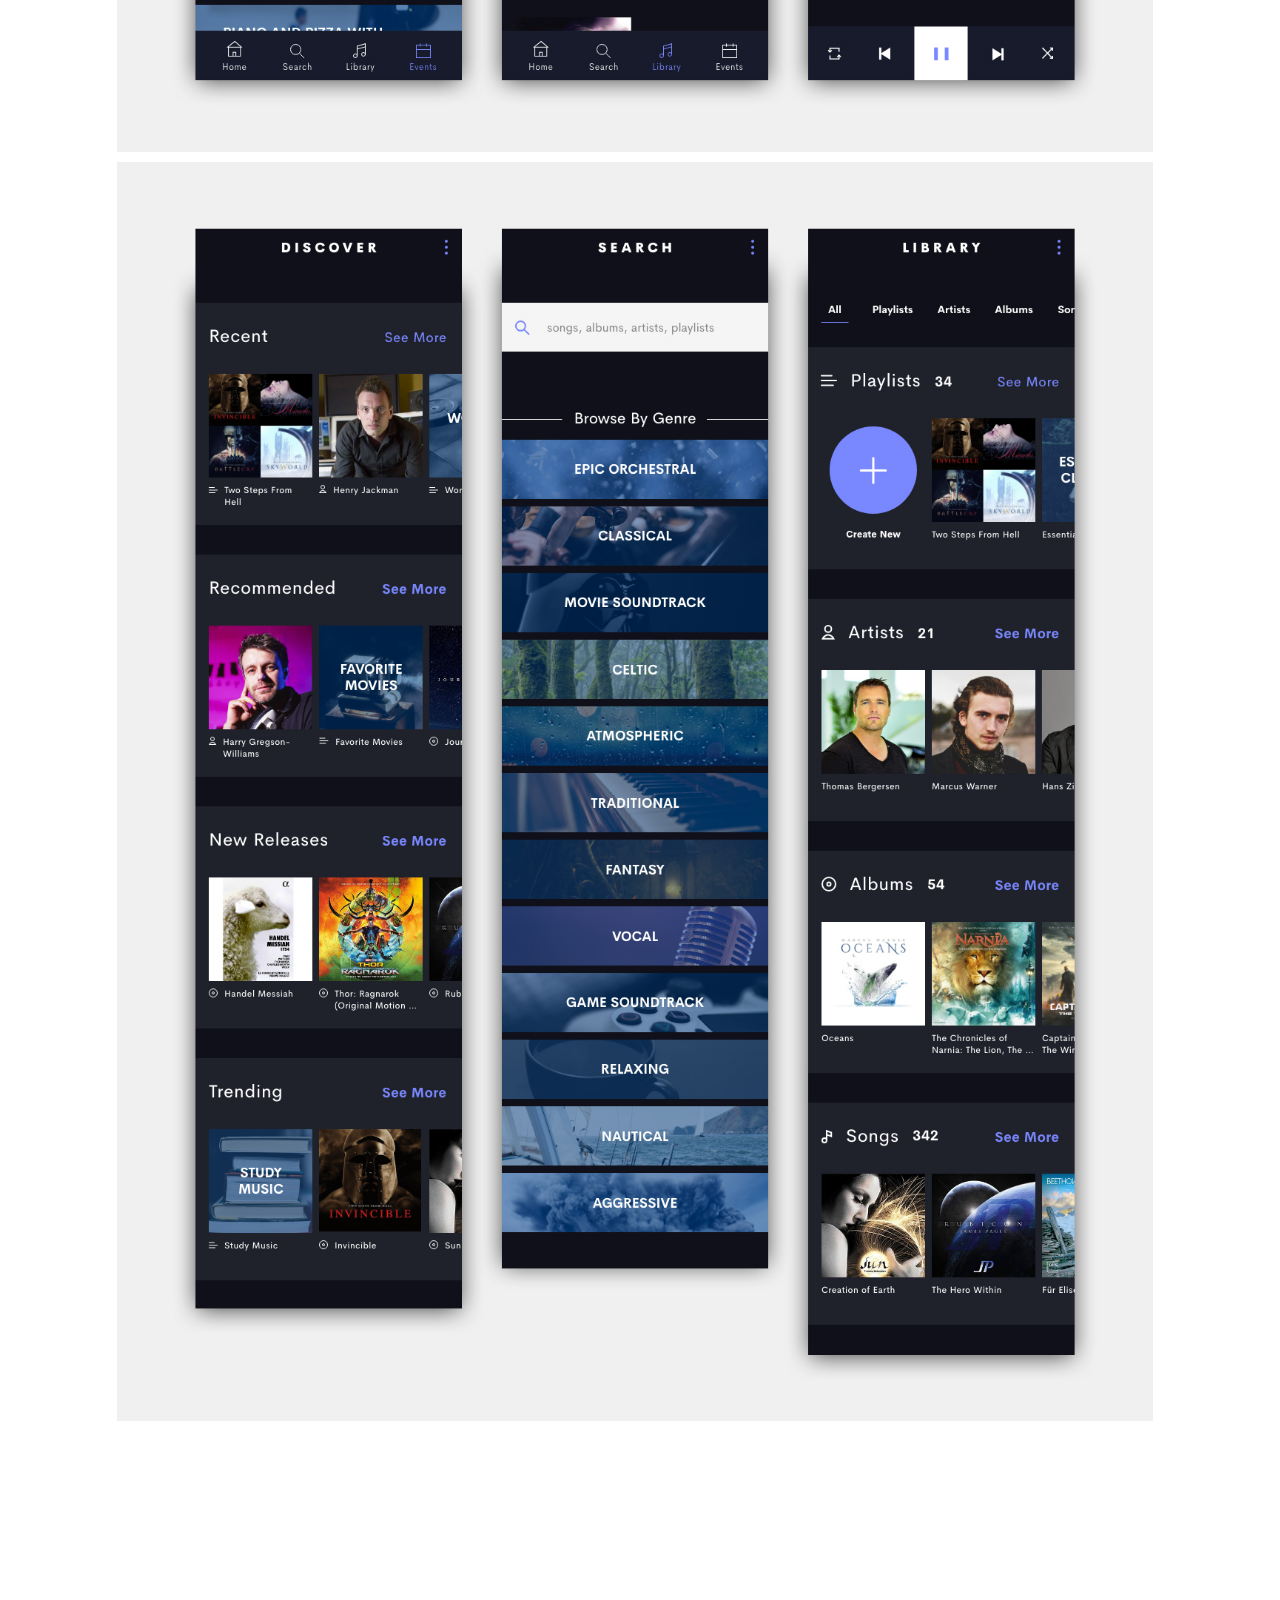
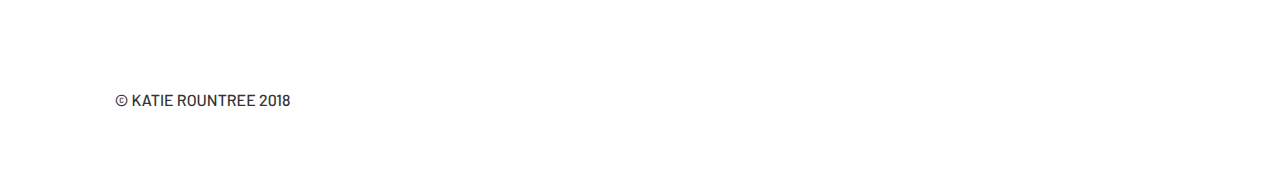
<file: epic.html>
<!DOCTYPE html>
<html lang="en">
<head>
    <meta charset="utf-8">

<!-- Force browser's viewport to device's width -->
<meta name="viewport" content="width=device-width,initial-scale=1.0">


<title>Epic - Katie Rountree</title>

<!--metadata-->

<meta name="description" content="Katie Rountree is a multidisciplinary graphic designer with experience in web/app design, UI/UX design, illustration, and branding.">

<meta name="author" content="Katie Rountree">

<link rel="canonical" href="https://katierountree.design">

<link rel="apple-touch-icon" href="img/apple-touch-icon.png">

<link rel="icon" type="image/png" href="img/favicon-32x32.png" sizes="32x32">

<link rel="icon" type="image/png" href="img/favicon-96x96.png" sizes="96x96">

<meta name="twitter:card" content="summary_large_image">

<!-- <meta name="twitter:title" content="Katie Rountree - Designer"> -->

<!-- <meta name="twitter:description" content="Katie Rountree is a multidisciplinary graphic designer with experience in web/app design, UI/UX design, illustration, and branding."> -->

<meta name="twitter:image" content="https://katierountree.design/img/katie-og.jpg">

<meta name="twitter:image:alt" content="Katie Rountree is a multidisciplinary graphic designer.">

<!-- <meta name="twitter:url" content="https://katierountree.design"> -->

<meta property="og:type" content="website">

<!-- <meta property="og:title" content="Katie Rountree - Designer"> -->

<meta property="og:site_name" content="Katie Rountree"> 

<!-- <meta property="og:description" content="Katie Rountree is a multidisciplinary graphic designer with experience in web/app design, UI/UX design, illustration, and branding."> -->

<meta property="og:image" content="https://katierountree.design/img/katie-og.jpg">

<meta property="og:image:width" content="526">

<meta property="og:image:height" content="275">

<meta property="og:image:type" content="image/jpg">

<!-- <meta property="og:url" content="https://katierountree.design"> -->

<!-- css -->
<link rel="stylesheet" href="styles.css" type="text/css">

<!--fonts-->
<link href="https://fonts.googleapis.com/css?family=Barlow:400,500,600,700" rel="stylesheet">


</head>
<body>
<nav>
  <ul class="container">
  <li class="name">
    <a href="index.html" aria-label="Katie Rountree home page and index of works">
         <svg class="icon" xmlns="http://www.w3.org/2000/svg" width="74" height="74" viewBox="-5 -5 85 85"><defs><style>.a,.b{fill:none;stroke:#333;stroke-miterlimit:10;}.a{stroke-width:2px;}.b{stroke-width:5px;}</style></defs><line class="a" x1="37" y1="64" x2="37" y2="10"/><line class="a" x1="25" y1="23" x2="17" y2="23"/><line class="a" x1="37" y1="28" x2="25" y2="16"/><line class="a" x1="37" y1="35" x2="19" y2="17"/><line class="a" x1="37" y1="21" x2="29" y2="13"/><line class="a" x1="22" y1="27" x2="37" y2="42"/><line class="a" x1="19.6" y1="31" x2="26.3" y2="31"/><polyline class="a" points="15 27 19.6 31 15 35"/><line class="a" x1="31" y1="43" x2="27" y2="47"/><line class="a" x1="27" y1="39" x2="21" y2="45"/><polyline class="a" points="37 49 25 37 20 37"/><line class="a" x1="49" y1="23" x2="57" y2="23"/><line class="a" x1="37" y1="28" x2="49" y2="16"/><line class="a" x1="37" y1="35" x2="55" y2="17"/><line class="a" x1="37" y1="21" x2="45" y2="13"/><line class="a" x1="52" y1="27" x2="37" y2="42"/><line class="a" x1="54.4" y1="31" x2="47.7" y2="31"/><polyline class="a" points="59 27 54.4 31 59 35"/><line class="a" x1="43" y1="43" x2="47" y2="47"/><line class="a" x1="47" y1="39" x2="53" y2="45"/><polyline class="a" points="37 49 49 37 54 37"/><circle class="b" cx="37" cy="37" r="37"/></svg>
        <div>
          KATIE ROUNTREE
        </div>
     </a>
  </li>
</ul>
<ul class="container2">
  <li class="active"><a href="index.html" aria-label="Katie Rountree home page and index of works">WORK</a></li>
  <li><a href="about.html" aria-label="Go to About page">ABOUT</a></li>
  <li class="contact"><a href="contact.html"  aria-label="Go to Contact page">CONTACT</a></li>
</ul>
</nav>  

<header class="about">
    <div>
        <h1 class="header2">Epic</h1>
       <div class="portnav">
        <a href="sios.html" aria-label="Go back to SIOS Directory project page">PREVIOUS</a>
        &nbsp;&nbsp;&nbsp;|&nbsp;&nbsp;&nbsp; 
        <a href="controlpanel.html" aria-label="Go forward to Control Panel Redesign Concept project page">NEXT</a></div>
        <p class="statement">Epic is a music app specifically for the orchestral/movie soundtrack/classical/etc music genres. I love this kind of music, and most music apps don't cater to it very much. I wanted to create a simple app where you could easily access things you've saved, different subgenres, and even orchestral/classical music events.</p>


        </div>
    </header>
<main class="contentwrap">
    <div class="size1"><div class="largescreen"><img src="img/epic01.jpg"></div></div> 
    <div class="size1"><div class="largescreen"><img src="img/epic02.jpg"></div></div> 

    <div class="size1"><div class="smallscreen"><img src="img/epiclogo.png"></div></div>
    <div class="size3"><div class="smallscreen, shadow"><img src="img/home-fixed.png"></div></div> <div class="size3"><div class="smallscreen, shadow"><img src="img/search-genres-fixed.png"></div></div>
    <div class="size3"><div class="smallscreen, shadow"><img src="img/library-fixed.png"></div></div> <div class="size3"><div class="smallscreen, shadow"><img src="img/events-fixed.png"></div></div>
    <div class="size3"><div class="smallscreen, shadow"><img src="img/artist-fixed.png"></div></div> <div class="size3"><div class="smallscreen, shadow"><img src="img/player.png"></div></div>
</main>
<footer>
  <ul class="container">
    <li>&copy; KATIE ROUNTREE 2018</li>
    </ul>
</footer>
</body>
</html>
</file>
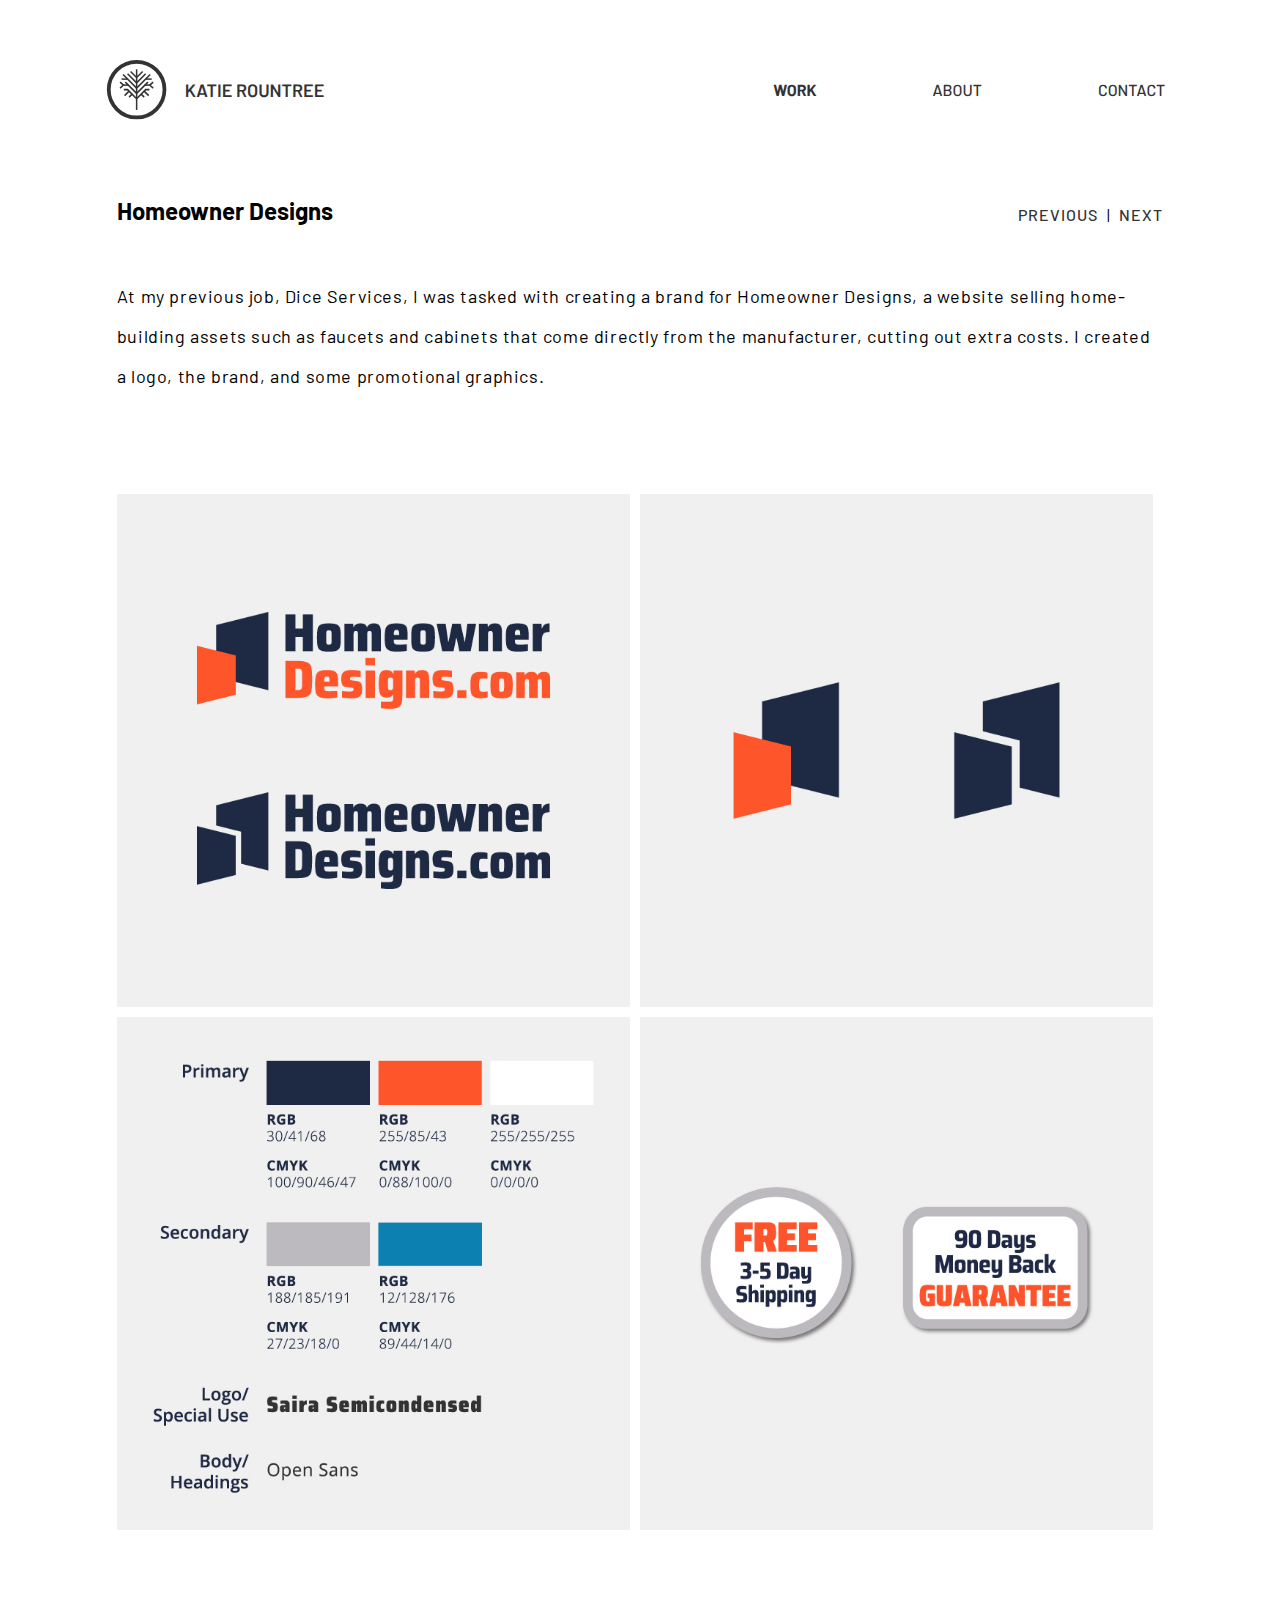
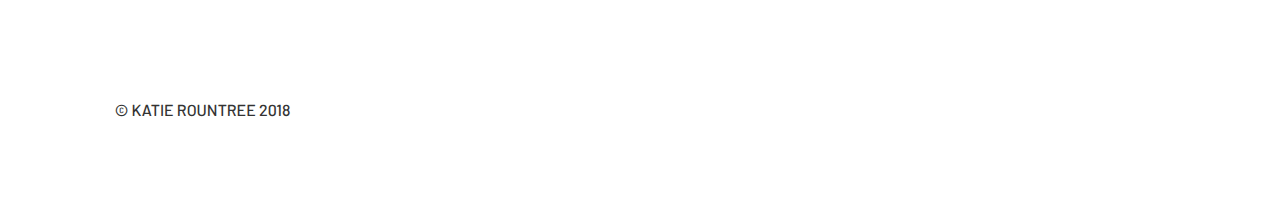
<file: homeownerdesigns.html>
<!DOCTYPE html>
<html lang="en">
<head>
    <meta charset="utf-8">

<!-- Force browser's viewport to device's width -->
<meta name="viewport" content="width=device-width,initial-scale=1.0">


<title>Homeowner Designs - Katie Rountree</title>

<!--metadata-->

<meta name="description" content="Katie Rountree is a multidisciplinary graphic designer with experience in web/app design, UI/UX design, illustration, and branding.">

<meta name="author" content="Katie Rountree">

<link rel="canonical" href="https://katierountree.design">

<link rel="apple-touch-icon" href="img/apple-touch-icon.png">

<link rel="icon" type="image/png" href="img/favicon-32x32.png" sizes="32x32">

<link rel="icon" type="image/png" href="img/favicon-96x96.png" sizes="96x96">

<meta name="twitter:card" content="summary_large_image">

<!-- <meta name="twitter:title" content="Katie Rountree - Designer"> -->

<!-- <meta name="twitter:description" content="Katie Rountree is a multidisciplinary graphic designer with experience in web/app design, UI/UX design, illustration, and branding."> -->

<meta name="twitter:image" content="https://katierountree.design/img/katie-og.jpg">

<meta name="twitter:image:alt" content="Katie Rountree is a multidisciplinary graphic designer.">

<!-- <meta name="twitter:url" content="https://katierountree.design"> -->

<meta property="og:type" content="website">

<!-- <meta property="og:title" content="Katie Rountree - Designer"> -->

<meta property="og:site_name" content="Katie Rountree"> 

<!-- <meta property="og:description" content="Katie Rountree is a multidisciplinary graphic designer with experience in web/app design, UI/UX design, illustration, and branding."> -->

<meta property="og:image" content="https://katierountree.design/img/katie-og.jpg">

<meta property="og:image:width" content="526">

<meta property="og:image:height" content="275">

<meta property="og:image:type" content="image/jpg">

<!-- <meta property="og:url" content="https://katierountree.design"> -->

<!-- css -->
<link rel="stylesheet" href="styles.css" type="text/css">

<!--fonts-->
<link href="https://fonts.googleapis.com/css?family=Barlow:400,500,600,700" rel="stylesheet">


</head>
<body>
<nav>
  <ul class="container">
  <li class="name">
    <a href="index.html" aria-label="Katie Rountree home page and index of works">
         <svg class="icon" xmlns="http://www.w3.org/2000/svg" width="74" height="74" viewBox="-5 -5 85 85"><defs><style>.a,.b{fill:none;stroke:#333;stroke-miterlimit:10;}.a{stroke-width:2px;}.b{stroke-width:5px;}</style></defs><line class="a" x1="37" y1="64" x2="37" y2="10"/><line class="a" x1="25" y1="23" x2="17" y2="23"/><line class="a" x1="37" y1="28" x2="25" y2="16"/><line class="a" x1="37" y1="35" x2="19" y2="17"/><line class="a" x1="37" y1="21" x2="29" y2="13"/><line class="a" x1="22" y1="27" x2="37" y2="42"/><line class="a" x1="19.6" y1="31" x2="26.3" y2="31"/><polyline class="a" points="15 27 19.6 31 15 35"/><line class="a" x1="31" y1="43" x2="27" y2="47"/><line class="a" x1="27" y1="39" x2="21" y2="45"/><polyline class="a" points="37 49 25 37 20 37"/><line class="a" x1="49" y1="23" x2="57" y2="23"/><line class="a" x1="37" y1="28" x2="49" y2="16"/><line class="a" x1="37" y1="35" x2="55" y2="17"/><line class="a" x1="37" y1="21" x2="45" y2="13"/><line class="a" x1="52" y1="27" x2="37" y2="42"/><line class="a" x1="54.4" y1="31" x2="47.7" y2="31"/><polyline class="a" points="59 27 54.4 31 59 35"/><line class="a" x1="43" y1="43" x2="47" y2="47"/><line class="a" x1="47" y1="39" x2="53" y2="45"/><polyline class="a" points="37 49 49 37 54 37"/><circle class="b" cx="37" cy="37" r="37"/></svg>
        <div>
          KATIE ROUNTREE
        </div>
     </a>
  </li>
</ul>
<ul class="container2">
  <li class="active"><a href="index.html" aria-label="Katie Rountree home page and index of works">WORK</a></li>
  <li><a href="about.html" aria-label="Go to About page">ABOUT</a></li>
  <li class="contact"><a href="contact.html"  aria-label="Go to Contact page">CONTACT</a></li>
</ul>
</nav>  

<header class="about">
    <div>
        <h1 class="header2">Homeowner Designs</h1>
       <div class="portnav">
        <a href="ncm.html" aria-label="Go back to NCM project page">PREVIOUS</a>
        &nbsp;&nbsp;&nbsp;|&nbsp;&nbsp;&nbsp; 
        <a href="illustration.html" aria-label="Go forward to Illustration Work project page">NEXT</a></div>
        <p class="statement">At my previous job, Dice Services, I was tasked with creating a brand for Homeowner Designs, a website selling home-building assets such as faucets and cabinets that come directly from the manufacturer, cutting out extra costs. I created a logo, the brand, and some promotional graphics. </p>


        </div>
    </header>
    <main class="contentwrap">
        <div class="size2"><div class="inward"><img src="img/hd01.jpg"></div></div><div class="size2"><div><img src="img/hd02.jpg"></div></div>
    <div class="size2"><div class="inward"><img src="img/hd03.jpg"></div></div><div class="size2"><div><img src="img/hd04.jpg"></div></div>
    </main>
<footer>
  <ul class="container">
    <li>&copy; KATIE ROUNTREE 2018</li>
    </ul>
</footer>
</body>
</html>
</file>
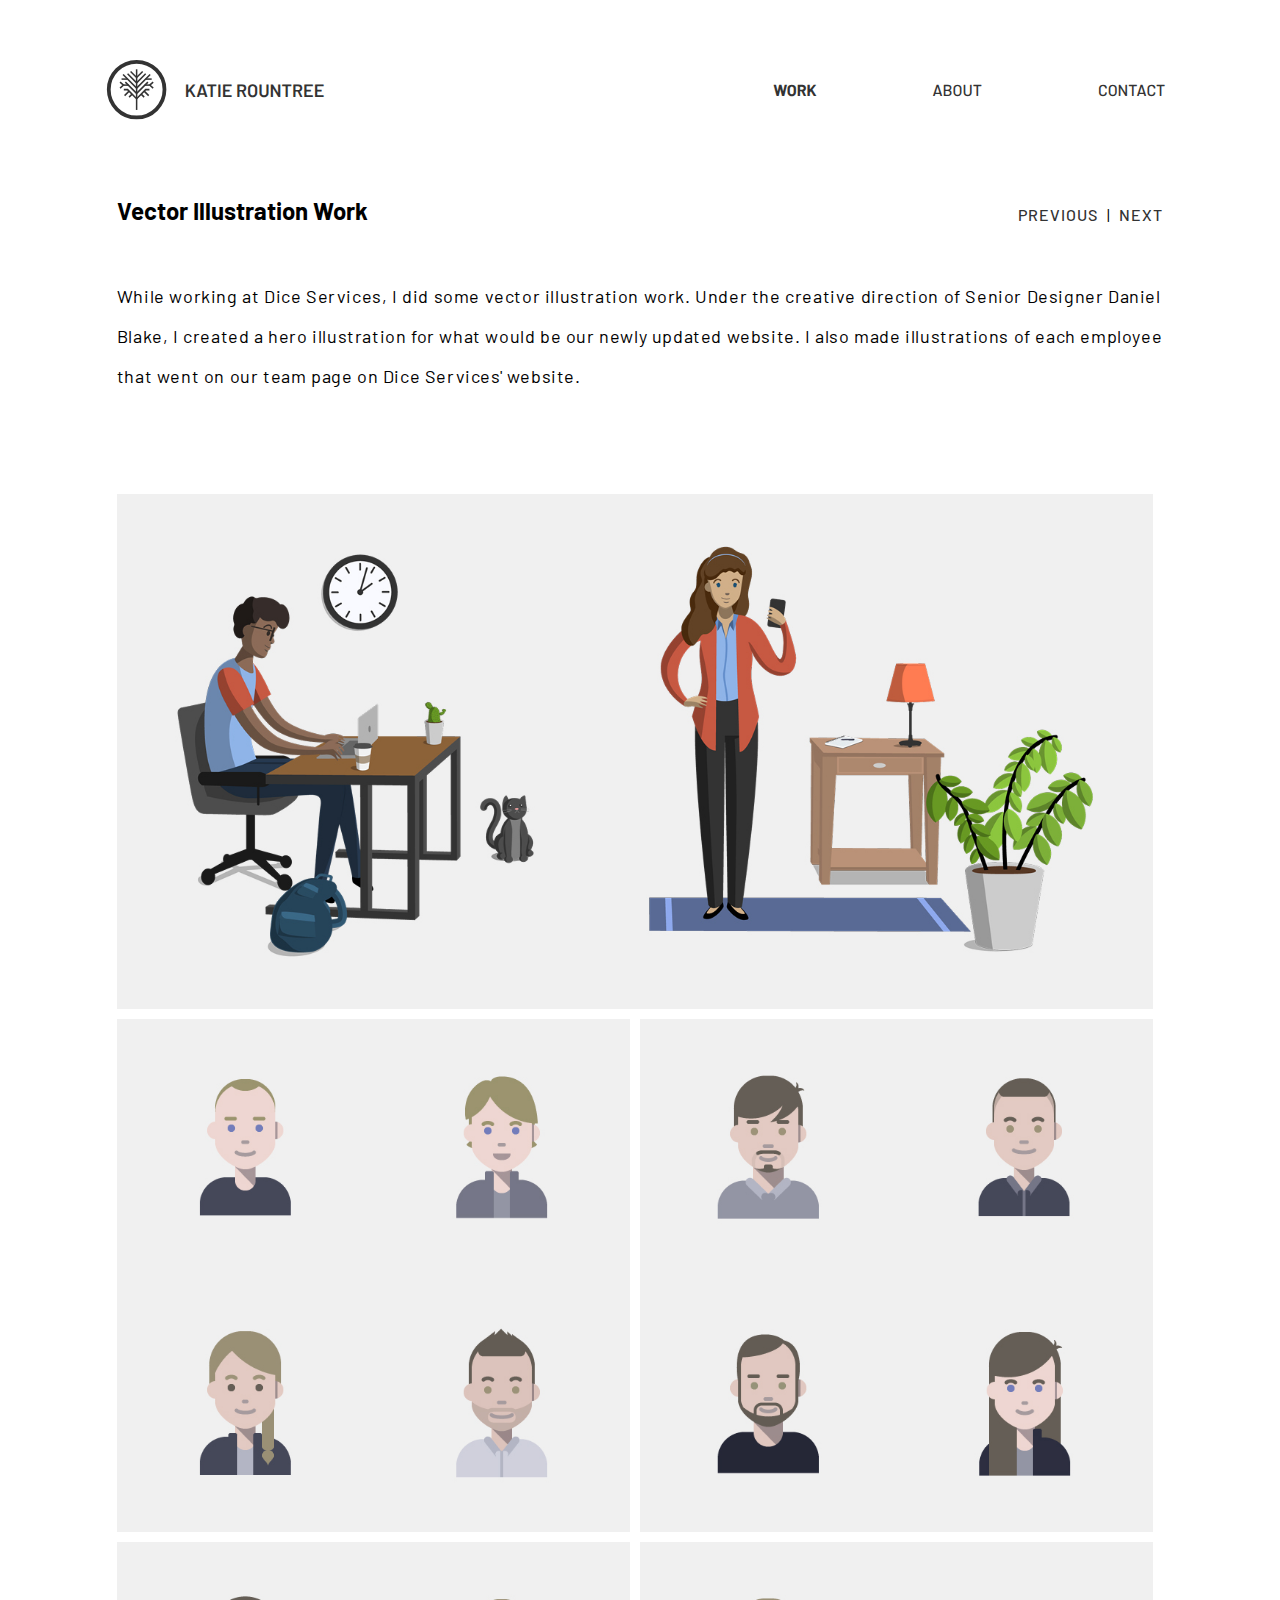
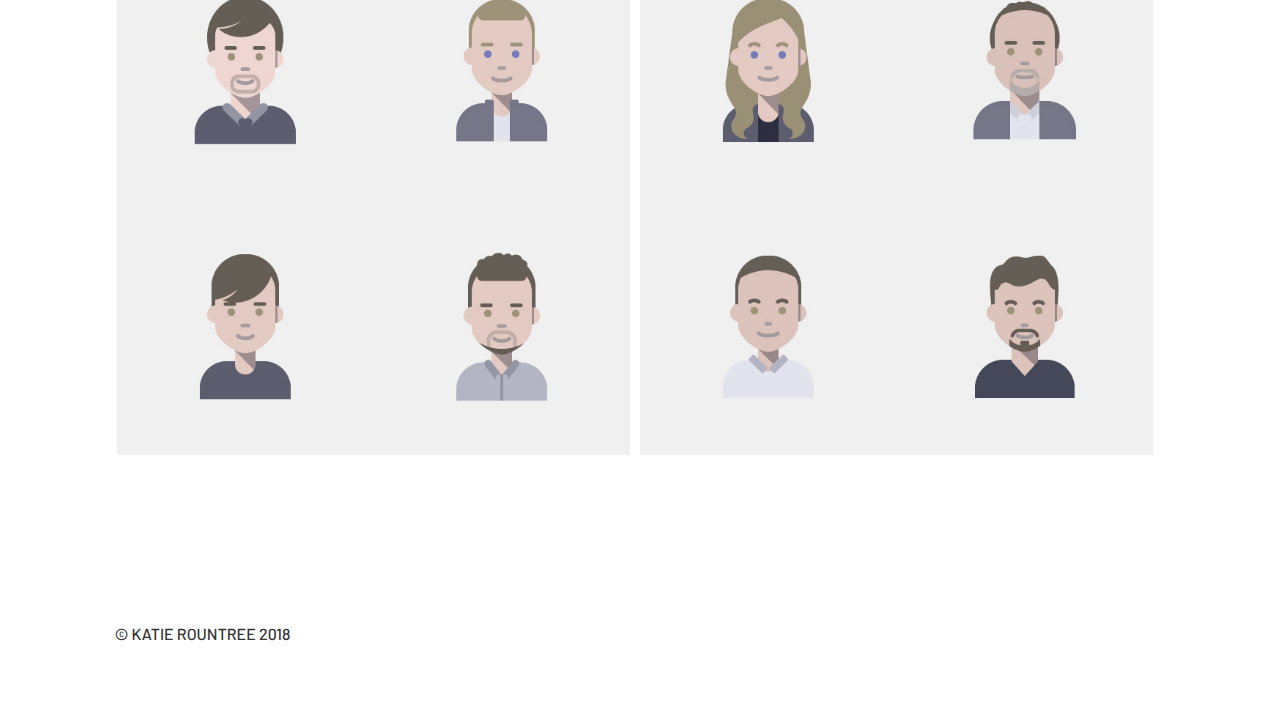
<file: illustration.html>
<!DOCTYPE html>
<html lang="en">
<head>
    <meta charset="utf-8">

<!-- Force browser's viewport to device's width -->
<meta name="viewport" content="width=device-width,initial-scale=1.0">


<title>Illustration Work - Katie Rountree</title>

<!--metadata-->

<meta name="description" content="Katie Rountree is a multidisciplinary graphic designer with experience in web/app design, UI/UX design, illustration, and branding.">

<meta name="author" content="Katie Rountree">

<link rel="canonical" href="https://katierountree.design">

<link rel="apple-touch-icon" href="img/apple-touch-icon.png">

<link rel="icon" type="image/png" href="img/favicon-32x32.png" sizes="32x32">

<link rel="icon" type="image/png" href="img/favicon-96x96.png" sizes="96x96">

<meta name="twitter:card" content="summary_large_image">

<!-- <meta name="twitter:title" content="Katie Rountree - Designer"> -->

<!-- <meta name="twitter:description" content="Katie Rountree is a multidisciplinary graphic designer with experience in web/app design, UI/UX design, illustration, and branding."> -->

<meta name="twitter:image" content="https://katierountree.design/img/katie-og.jpg">

<meta name="twitter:image:alt" content="Katie Rountree is a multidisciplinary graphic designer.">

<!-- <meta name="twitter:url" content="https://katierountree.design"> -->

<meta property="og:type" content="website">

<!-- <meta property="og:title" content="Katie Rountree - Designer"> -->

<meta property="og:site_name" content="Katie Rountree"> 

<!-- <meta property="og:description" content="Katie Rountree is a multidisciplinary graphic designer with experience in web/app design, UI/UX design, illustration, and branding."> -->

<meta property="og:image" content="https://katierountree.design/img/katie-og.jpg">

<meta property="og:image:width" content="526">

<meta property="og:image:height" content="275">

<meta property="og:image:type" content="image/jpg">

<!-- <meta property="og:url" content="https://katierountree.design"> -->

<!-- css -->
<link rel="stylesheet" href="styles.css" type="text/css">

<!--fonts-->
<link href="https://fonts.googleapis.com/css?family=Barlow:400,500,600,700" rel="stylesheet">


</head>
<body>
<nav>
  <ul class="container">
  <li class="name">
    <a href="index.html" aria-label="Katie Rountree home page and index of works">
         <svg class="icon" xmlns="http://www.w3.org/2000/svg" width="74" height="74" viewBox="-5 -5 85 85"><defs><style>.a,.b{fill:none;stroke:#333;stroke-miterlimit:10;}.a{stroke-width:2px;}.b{stroke-width:5px;}</style></defs><line class="a" x1="37" y1="64" x2="37" y2="10"/><line class="a" x1="25" y1="23" x2="17" y2="23"/><line class="a" x1="37" y1="28" x2="25" y2="16"/><line class="a" x1="37" y1="35" x2="19" y2="17"/><line class="a" x1="37" y1="21" x2="29" y2="13"/><line class="a" x1="22" y1="27" x2="37" y2="42"/><line class="a" x1="19.6" y1="31" x2="26.3" y2="31"/><polyline class="a" points="15 27 19.6 31 15 35"/><line class="a" x1="31" y1="43" x2="27" y2="47"/><line class="a" x1="27" y1="39" x2="21" y2="45"/><polyline class="a" points="37 49 25 37 20 37"/><line class="a" x1="49" y1="23" x2="57" y2="23"/><line class="a" x1="37" y1="28" x2="49" y2="16"/><line class="a" x1="37" y1="35" x2="55" y2="17"/><line class="a" x1="37" y1="21" x2="45" y2="13"/><line class="a" x1="52" y1="27" x2="37" y2="42"/><line class="a" x1="54.4" y1="31" x2="47.7" y2="31"/><polyline class="a" points="59 27 54.4 31 59 35"/><line class="a" x1="43" y1="43" x2="47" y2="47"/><line class="a" x1="47" y1="39" x2="53" y2="45"/><polyline class="a" points="37 49 49 37 54 37"/><circle class="b" cx="37" cy="37" r="37"/></svg>
        <div>
          KATIE ROUNTREE
        </div>
     </a>
  </li>
</ul>
<ul class="container2">
  <li class="active"><a href="index.html" aria-label="Katie Rountree home page and index of works">WORK</a></li>
  <li><a href="about.html" aria-label="Go to About page">ABOUT</a></li>
  <li class="contact"><a href="contact.html"  aria-label="Go to Contact page">CONTACT</a></li>
</ul>
</nav>  

<header class="about">
    <div>
        <h1 class="header2">Vector Illustration Work</h1>
       <div class="portnav">
        <a href="homeownerdesigns.html" aria-label="Go back to Homeowner Designs project page">PREVIOUS</a>
        &nbsp;&nbsp;&nbsp;|&nbsp;&nbsp;&nbsp; 
        <a href="dine365.html" aria-label="Go forward to Dine 365 project page">NEXT</a></div>
        <p class="statement">While working at Dice Services, I did some vector illustration work. Under the creative direction of Senior Designer Daniel Blake, I created a hero illustration for what would be our newly updated website. I also made illustrations of each employee that went on our team page on Dice Services' website.</p>
      
      </div>
    </header>
<main class="contentwrap">
    <div class="size1"><div><img src="img/heroillo.jpg"></div></div> 
    <div class="size2"><div class="inward"><img src="img/team01.jpg"></div></div><div class="size2"><div><img src="img/team02.jpg"></div></div>
    <div class="size2"><div class="inward"><img src="img/team03.jpg"></div></div><div class="size2"><div><img src="img/team04.jpg"></div></div>
</main>
<footer>
  <ul class="container">
    <li>&copy; KATIE ROUNTREE 2018</li>
    </ul>
</footer>
</body>
</html>
</file>
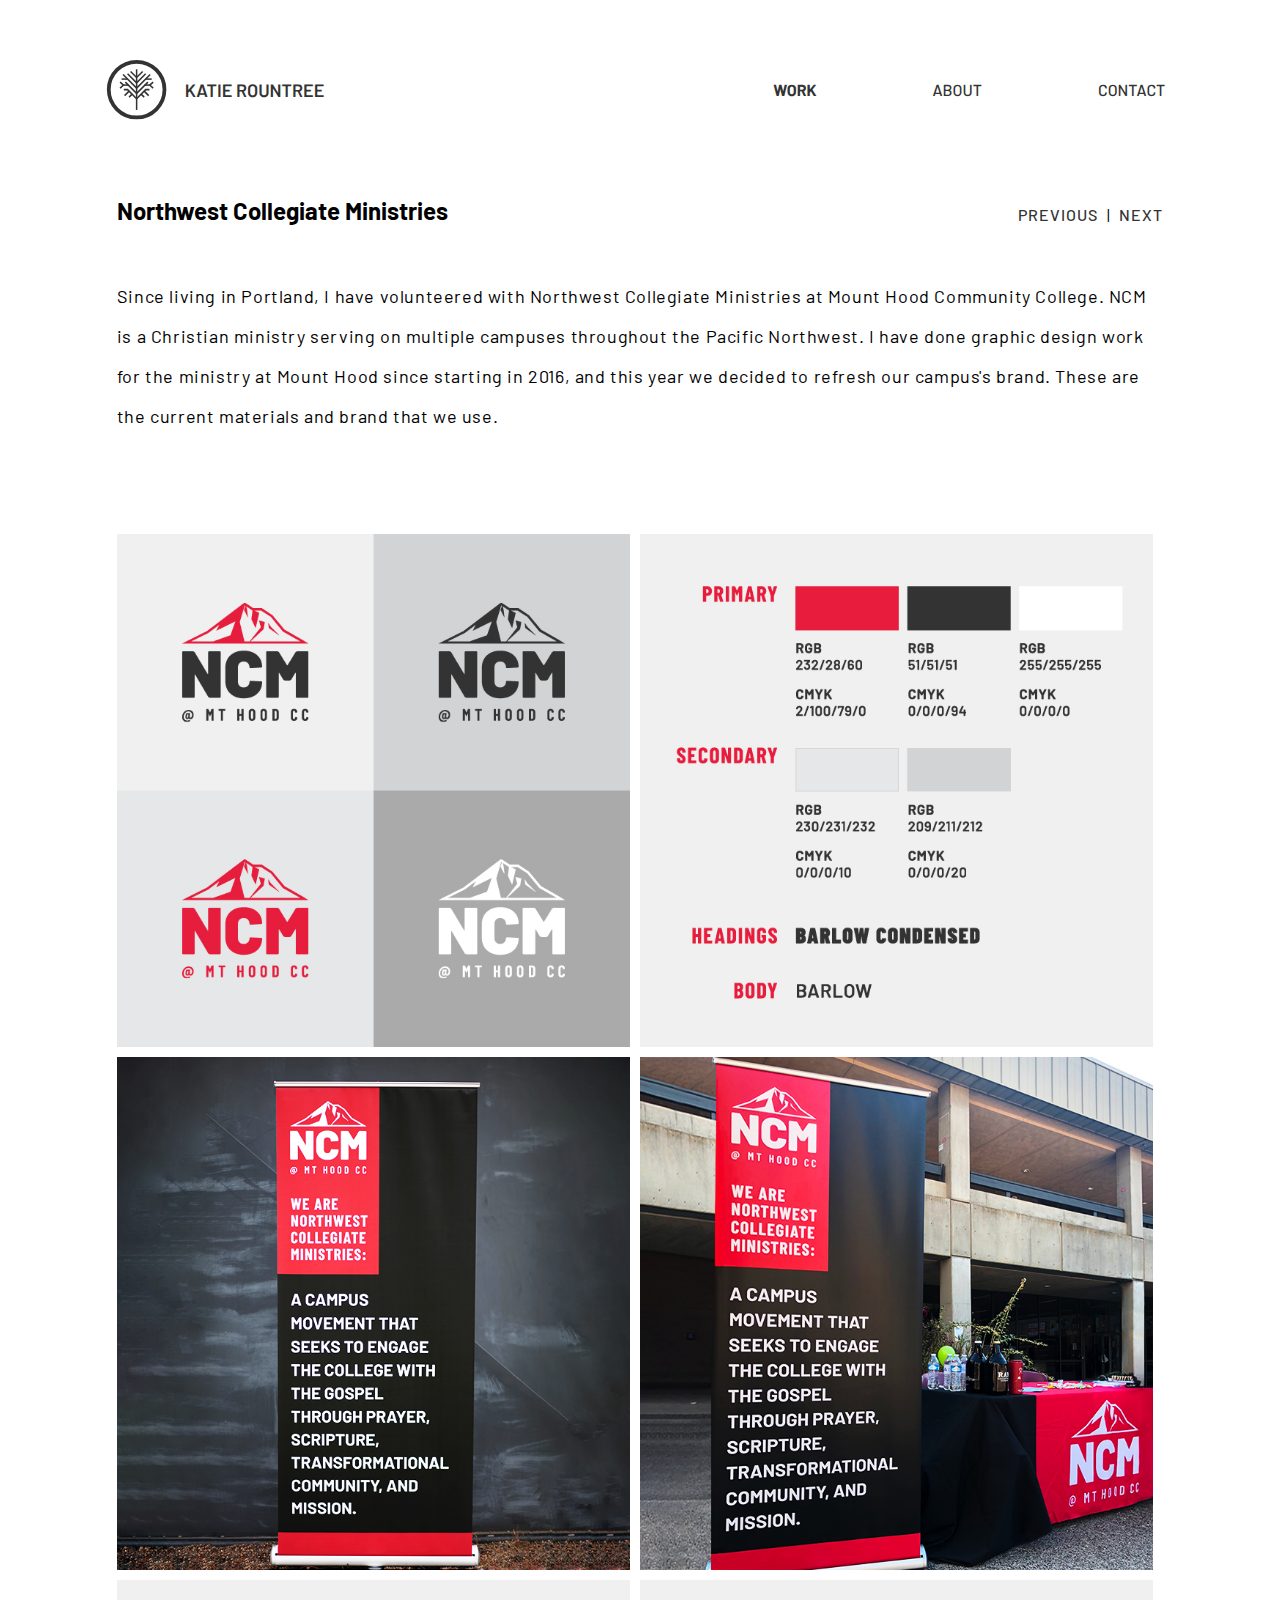
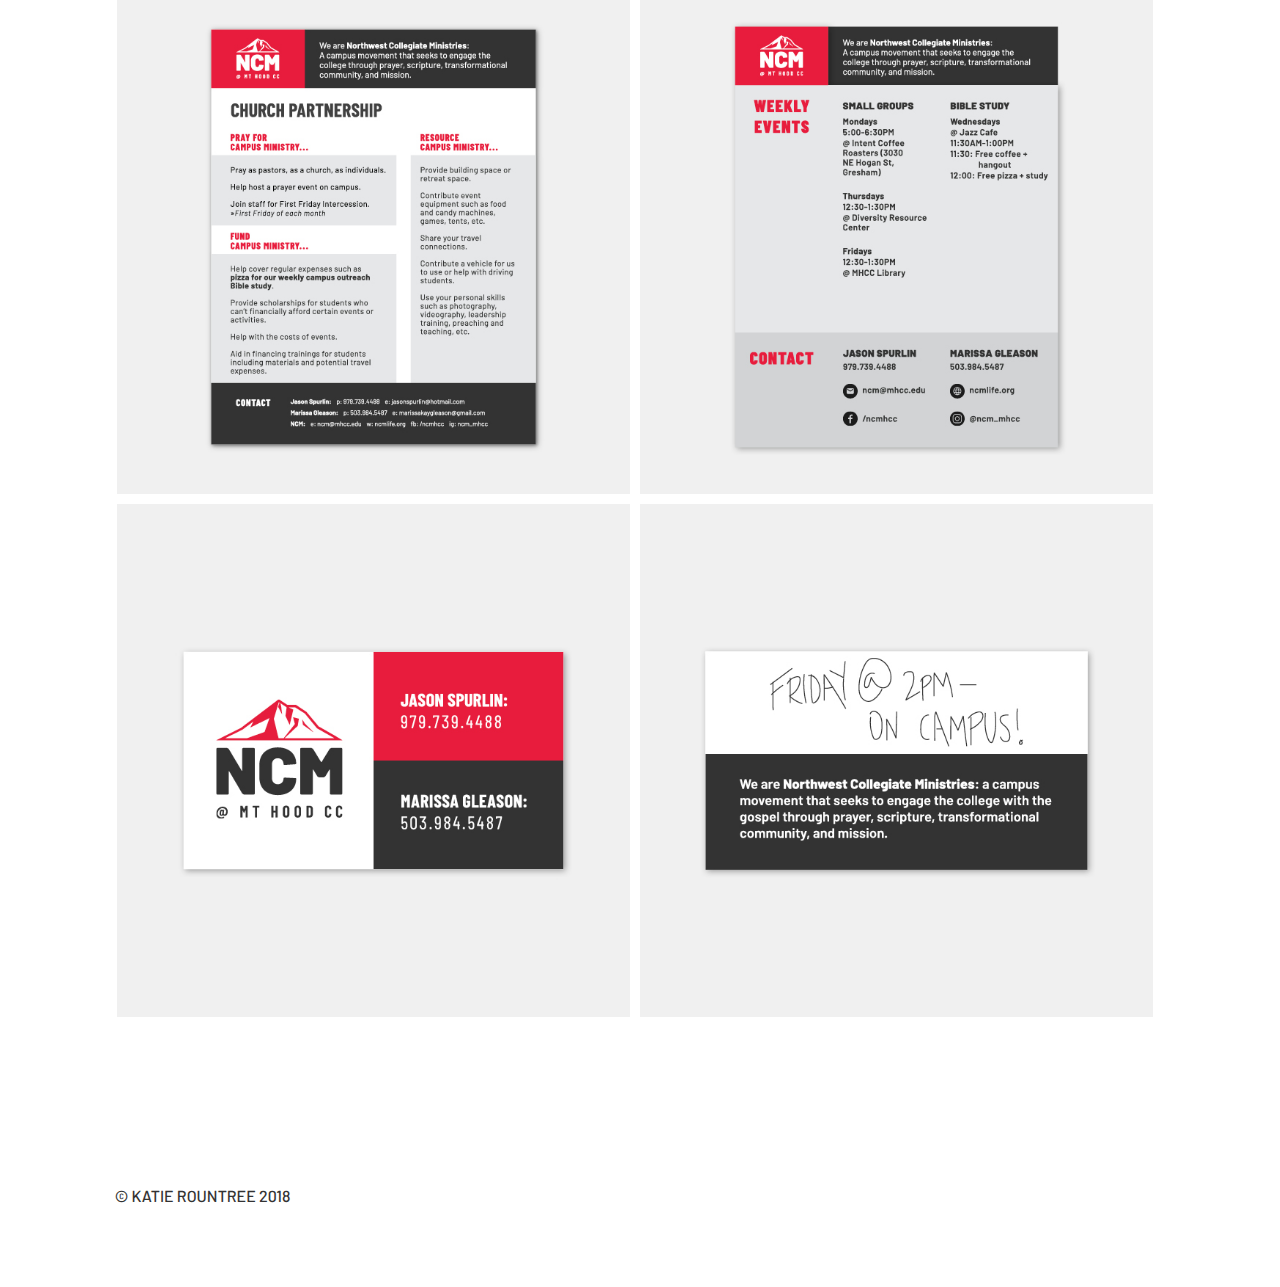
<file: ncm.html>
<!DOCTYPE html>
<html lang="en">
<head>
    <meta charset="utf-8">

<!-- Force browser's viewport to device's width -->
<meta name="viewport" content="width=device-width,initial-scale=1.0">


<title>NCM - Katie Rountree</title>

<!--metadata-->

<meta name="description" content="Katie Rountree is a multidisciplinary graphic designer with experience in web/app design, UI/UX design, illustration, and branding.">

<meta name="author" content="Katie Rountree">

<link rel="canonical" href="https://katierountree.design">

<link rel="apple-touch-icon" href="img/apple-touch-icon.png">

<link rel="icon" type="image/png" href="img/favicon-32x32.png" sizes="32x32">

<link rel="icon" type="image/png" href="img/favicon-96x96.png" sizes="96x96">

<meta name="twitter:card" content="summary_large_image">

<!-- <meta name="twitter:title" content="Katie Rountree - Designer"> -->

<!-- <meta name="twitter:description" content="Katie Rountree is a multidisciplinary graphic designer with experience in web/app design, UI/UX design, illustration, and branding."> -->

<meta name="twitter:image" content="https://katierountree.design/img/katie-og.jpg">

<meta name="twitter:image:alt" content="Katie Rountree is a multidisciplinary graphic designer.">

<!-- <meta name="twitter:url" content="https://katierountree.design"> -->

<meta property="og:type" content="website">

<!-- <meta property="og:title" content="Katie Rountree - Designer"> -->

<meta property="og:site_name" content="Katie Rountree"> 

<!-- <meta property="og:description" content="Katie Rountree is a multidisciplinary graphic designer with experience in web/app design, UI/UX design, illustration, and branding."> -->

<meta property="og:image" content="https://katierountree.design/img/katie-og.jpg">

<meta property="og:image:width" content="526">

<meta property="og:image:height" content="275">

<meta property="og:image:type" content="image/jpg">

<!-- <meta property="og:url" content="https://katierountree.design"> -->

<!-- css -->
<link rel="stylesheet" href="styles.css" type="text/css">

<!--fonts-->
<link href="https://fonts.googleapis.com/css?family=Barlow:400,500,600,700" rel="stylesheet">


</head>
<body>
<nav>
  <ul class="container">
  <li class="name">
    <a href="index.html" aria-label="Katie Rountree home page and index of works">
         <svg class="icon" xmlns="http://www.w3.org/2000/svg" width="74" height="74" viewBox="-5 -5 85 85"><defs><style>.a,.b{fill:none;stroke:#333;stroke-miterlimit:10;}.a{stroke-width:2px;}.b{stroke-width:5px;}</style></defs><line class="a" x1="37" y1="64" x2="37" y2="10"/><line class="a" x1="25" y1="23" x2="17" y2="23"/><line class="a" x1="37" y1="28" x2="25" y2="16"/><line class="a" x1="37" y1="35" x2="19" y2="17"/><line class="a" x1="37" y1="21" x2="29" y2="13"/><line class="a" x1="22" y1="27" x2="37" y2="42"/><line class="a" x1="19.6" y1="31" x2="26.3" y2="31"/><polyline class="a" points="15 27 19.6 31 15 35"/><line class="a" x1="31" y1="43" x2="27" y2="47"/><line class="a" x1="27" y1="39" x2="21" y2="45"/><polyline class="a" points="37 49 25 37 20 37"/><line class="a" x1="49" y1="23" x2="57" y2="23"/><line class="a" x1="37" y1="28" x2="49" y2="16"/><line class="a" x1="37" y1="35" x2="55" y2="17"/><line class="a" x1="37" y1="21" x2="45" y2="13"/><line class="a" x1="52" y1="27" x2="37" y2="42"/><line class="a" x1="54.4" y1="31" x2="47.7" y2="31"/><polyline class="a" points="59 27 54.4 31 59 35"/><line class="a" x1="43" y1="43" x2="47" y2="47"/><line class="a" x1="47" y1="39" x2="53" y2="45"/><polyline class="a" points="37 49 49 37 54 37"/><circle class="b" cx="37" cy="37" r="37"/></svg>
        <div>
          KATIE ROUNTREE
        </div>
     </a>
  </li>
</ul>
<ul class="container2">
  <li class="active"><a href="index.html" aria-label="Katie Rountree home page and index of works">WORK</a></li>
  <li><a href="about.html" aria-label="Go to About page">ABOUT</a></li>
  <li class="contact"><a href="contact.html"  aria-label="Go to Contact page">CONTACT</a></li>
</ul>
</nav>  

<header class="about">
    <div>
        <h1 class="header2">Northwest Collegiate Ministries</h1>
       <div class="portnav">
        <a href="sail.html" aria-label="Go back to Sail project page">PREVIOUS</a>
        &nbsp;&nbsp;&nbsp;|&nbsp;&nbsp;&nbsp; 
        <a href="homeownerdesigns.html" aria-label="Go forward to Homeowner Designs project page">NEXT</a></div>
        <p id="contentp" class="statement">Since living in Portland, I have volunteered with Northwest Collegiate Ministries at Mount Hood Community College. NCM is a Christian ministry serving on multiple campuses throughout the Pacific Northwest. I have done graphic design work for the ministry at Mount Hood since starting in 2016, and this year we decided to refresh our campus's brand. These are the current materials and brand that we use. </p>


        </div>
    </header>
<main class="contentwrap">
    <div class="size2"><div class="inward"><img src="img/ncmbrand01.jpg"></div></div><div class="size2"><div><img src="img/ncmbrand02.jpg"></div></div>
<div class="size2"><div class="inward"><img src="img/ncmbanner.jpg"></div></div><div class="size2"><div><img src="img/ncmtable.jpg"></div></div>
<div class="size2"><div><img src="img/ncmflyer01.jpg"></div></div><div class="size2"><div><img src="img/ncmflyer02.jpg"></div></div>
<div class="size2"><div><img src="img/ncmcard01.jpg"></div></div><div class="size2"><div><img src="img/ncmcard02.jpg"></div></div>
</main>
<footer>
  <ul class="container">
    <li>&copy; KATIE ROUNTREE 2018</li>
    </ul>
</footer>
</body>
</html>
</file>
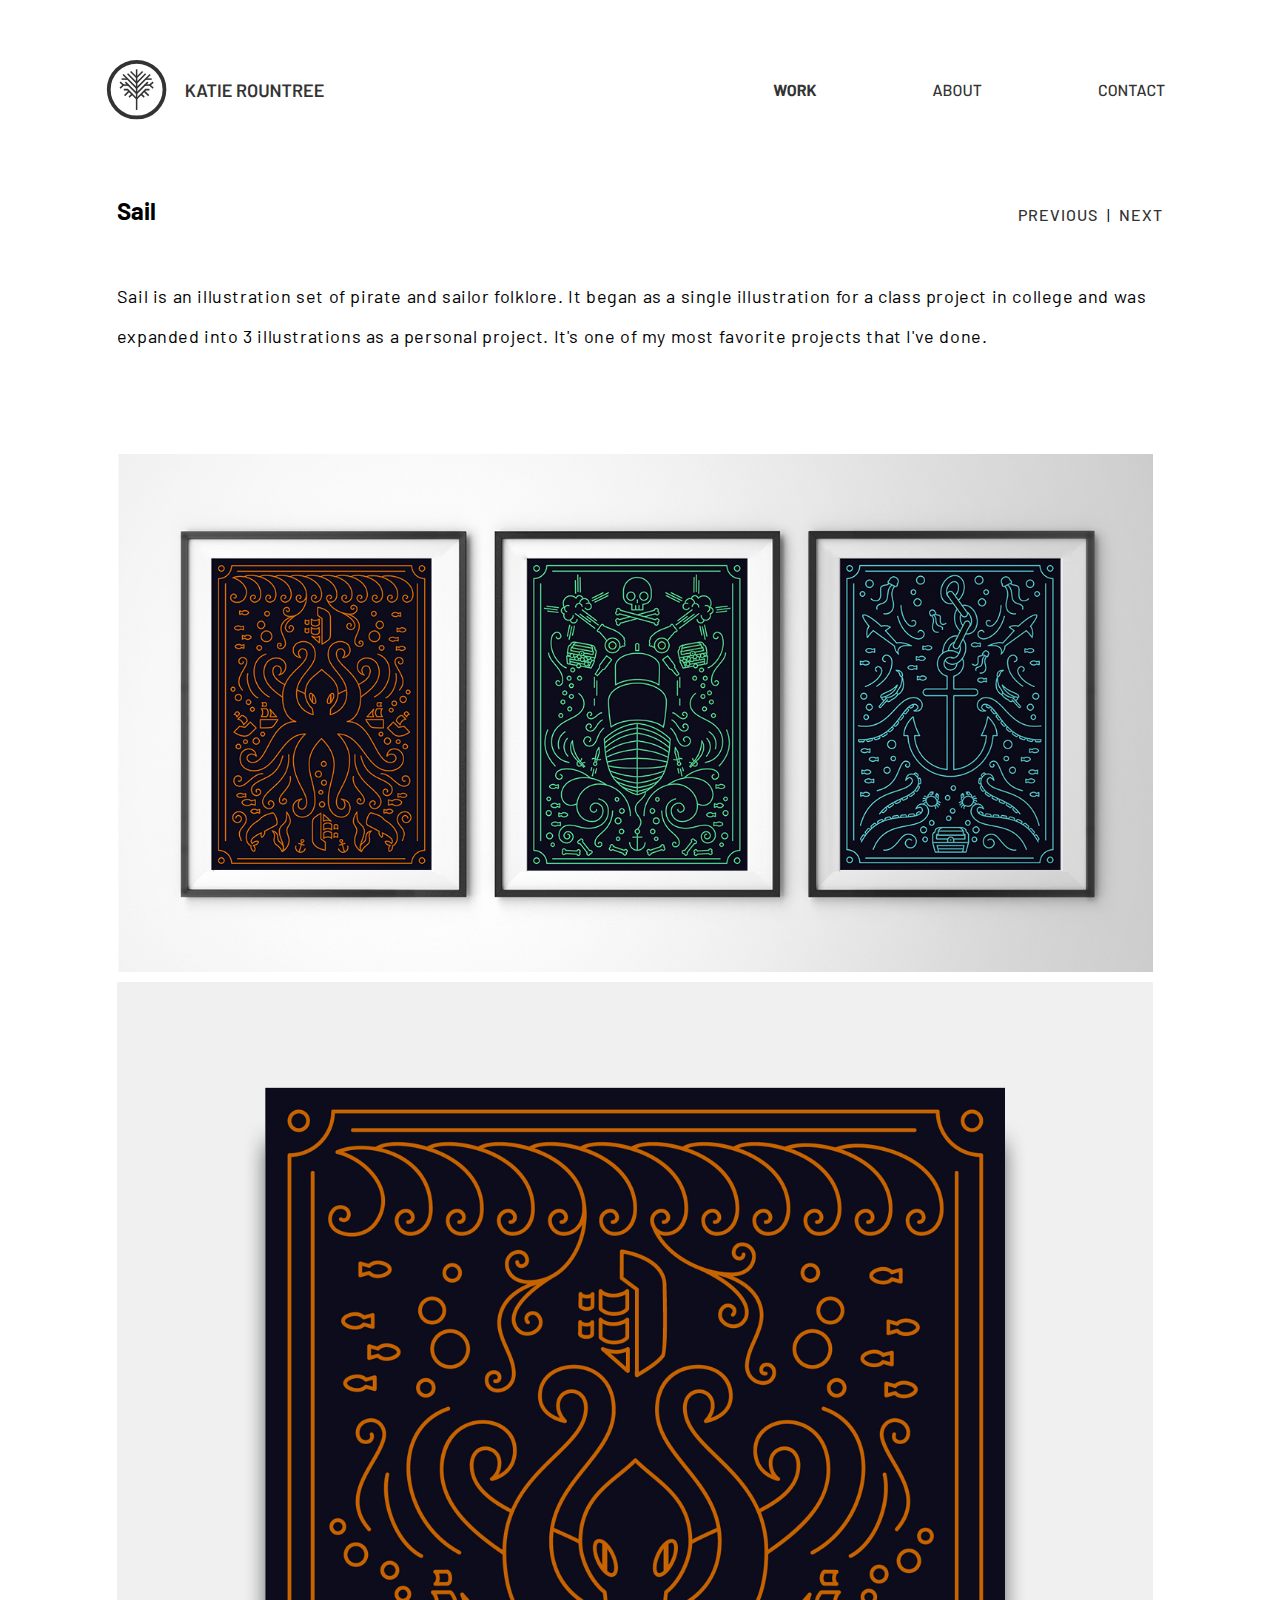
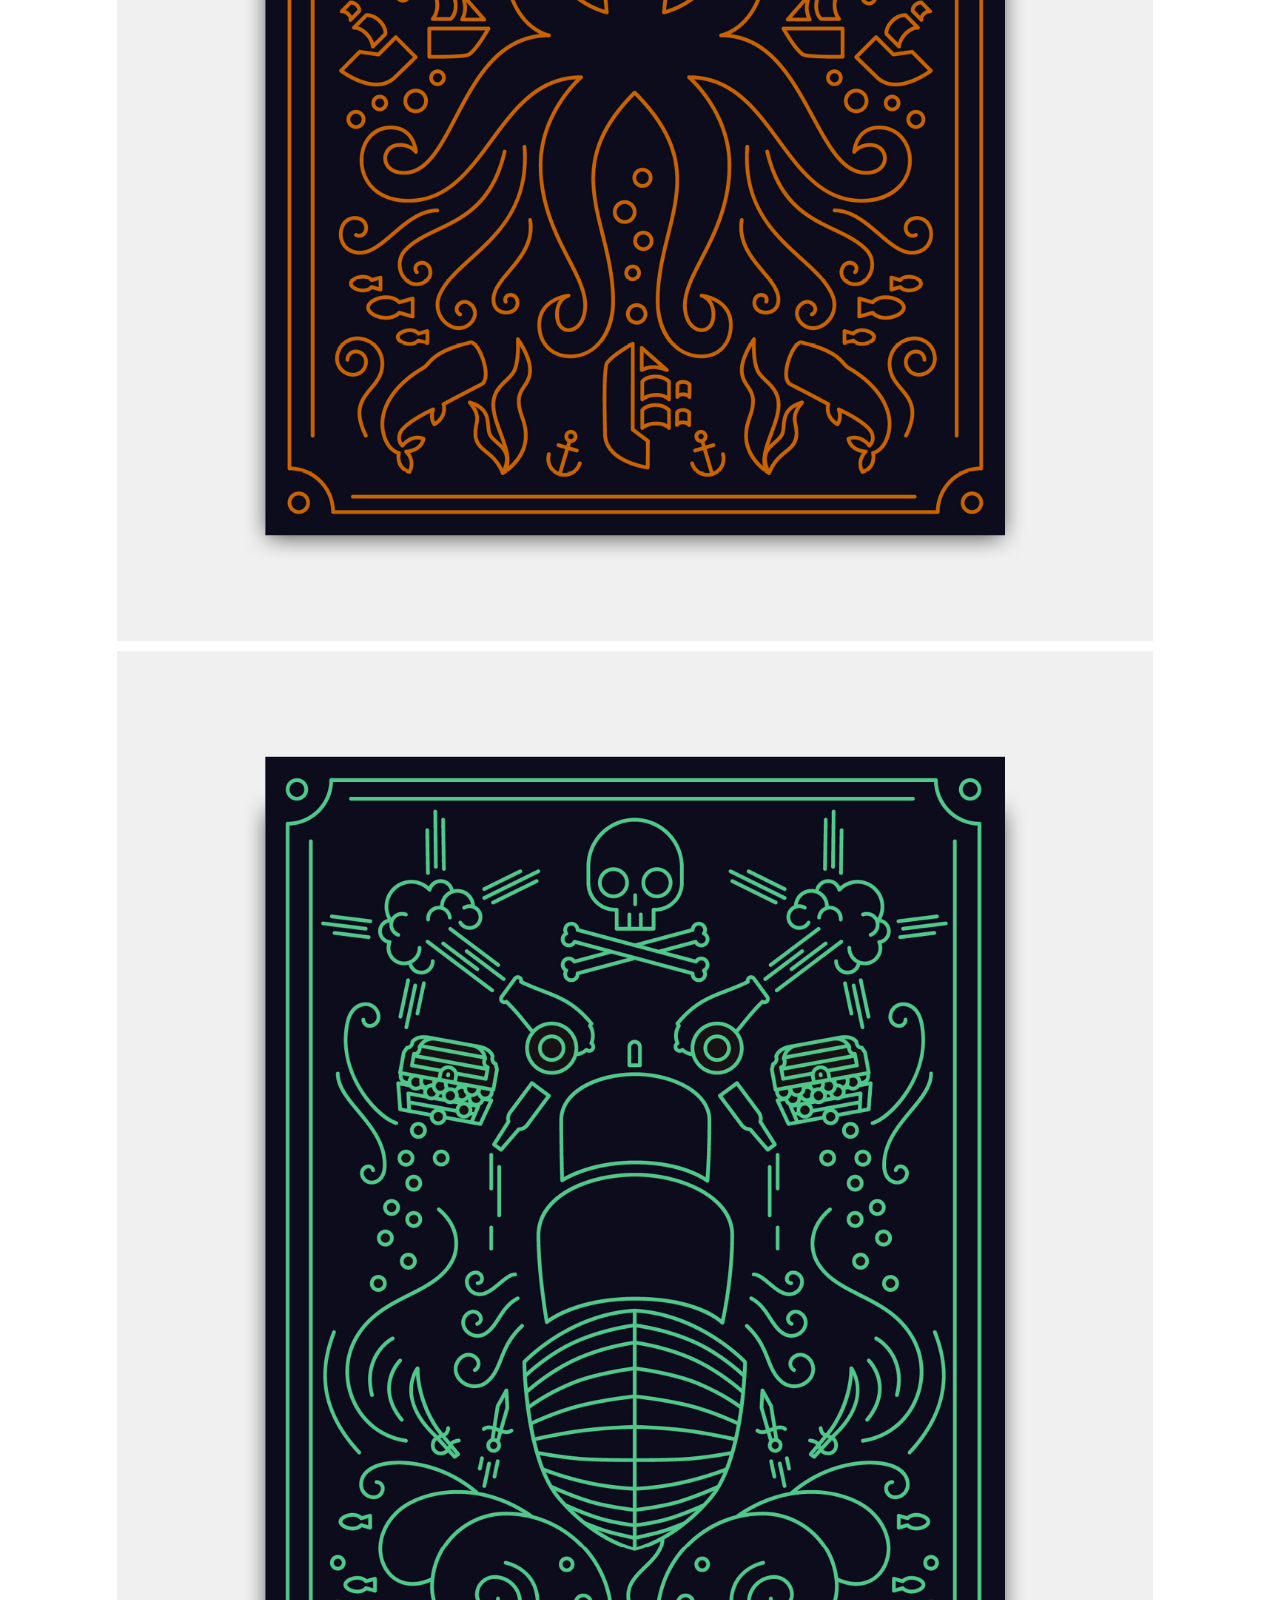
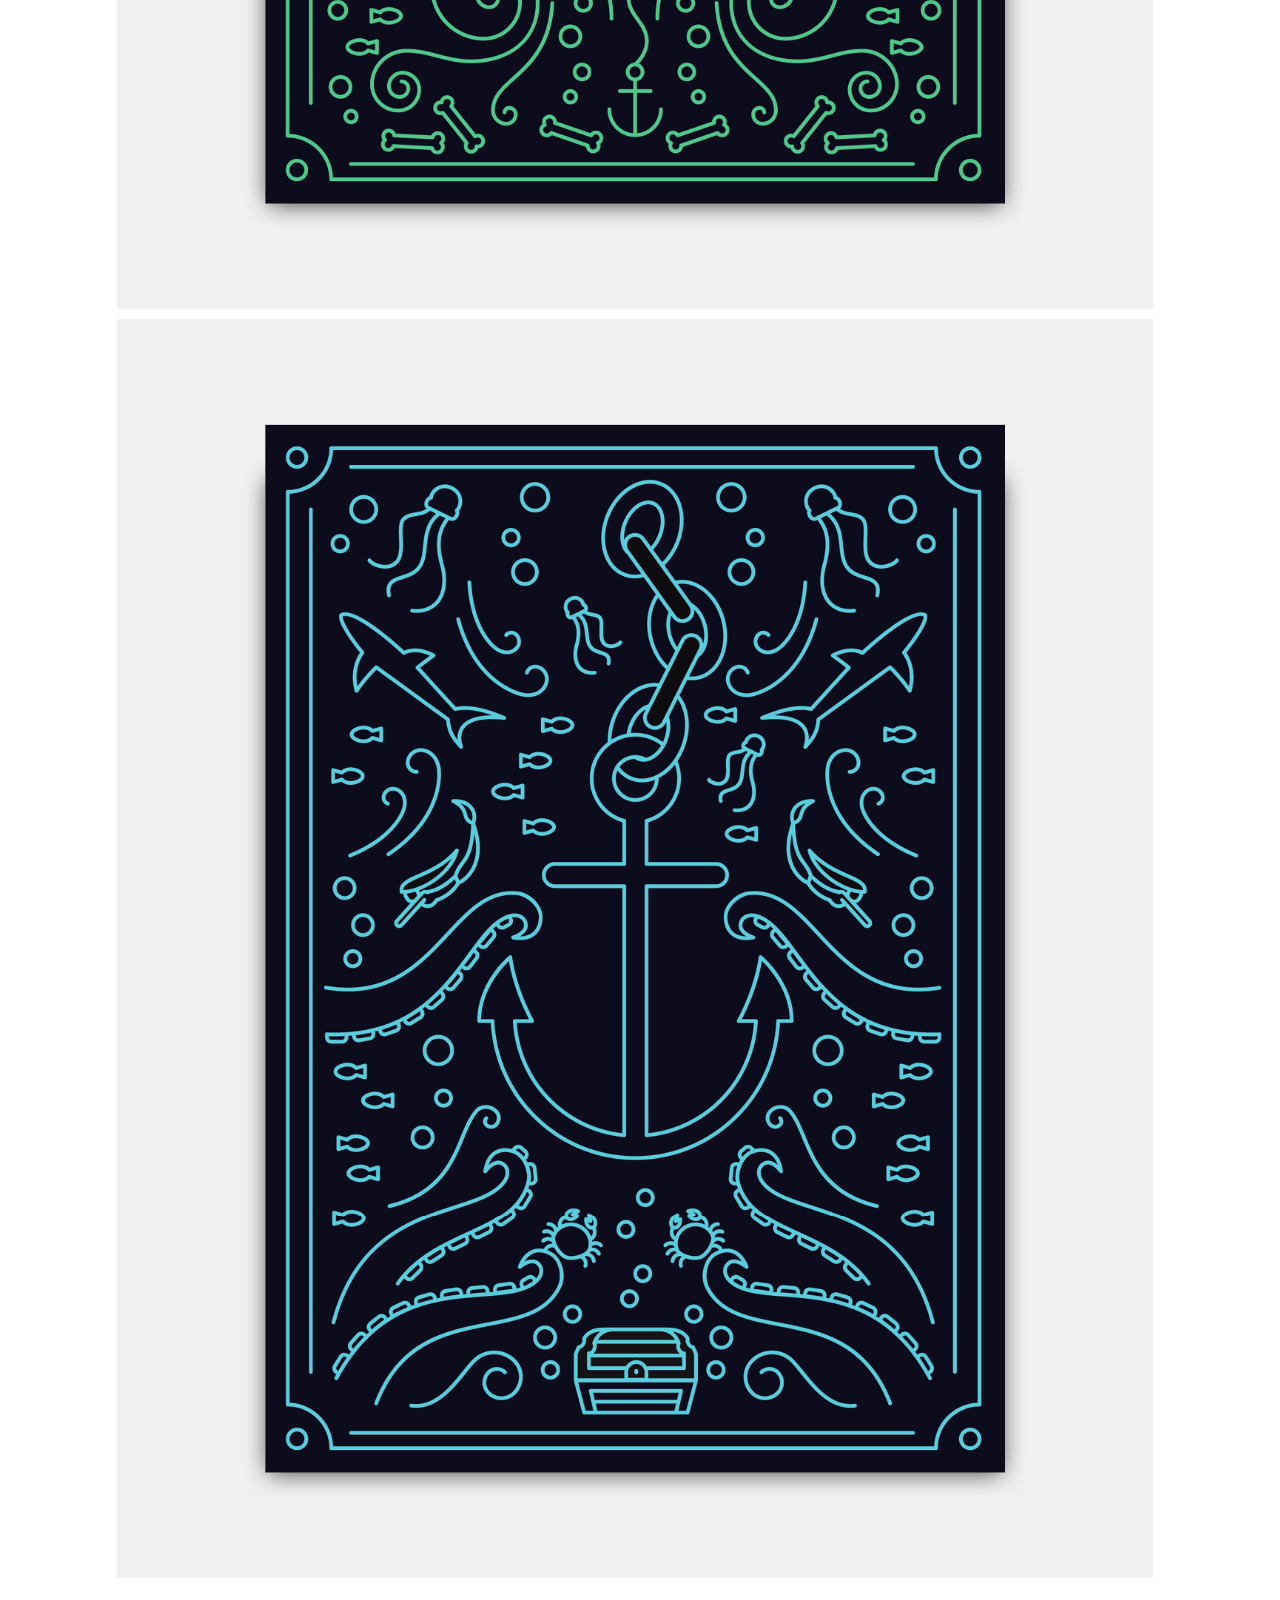
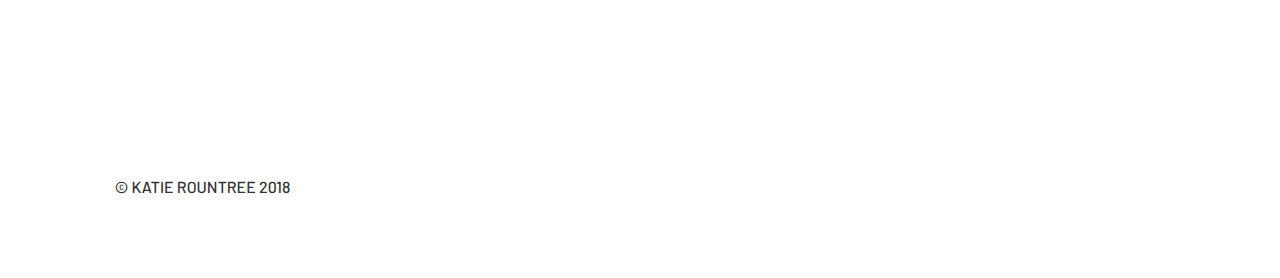
<file: sail.html>
<!DOCTYPE html>
<html lang="en">
<head>
    <meta charset="utf-8">

<!-- Force browser's viewport to device's width -->
<meta name="viewport" content="width=device-width,initial-scale=1.0">


<title>Sail - Katie Rountree</title>

<!--metadata-->

<meta name="description" content="Katie Rountree is a multidisciplinary graphic designer with experience in web/app design, UI/UX design, illustration, and branding.">

<meta name="author" content="Katie Rountree">

<link rel="canonical" href="https://katierountree.design">

<link rel="apple-touch-icon" href="img/apple-touch-icon.png">

<link rel="icon" type="image/png" href="img/favicon-32x32.png" sizes="32x32">

<link rel="icon" type="image/png" href="img/favicon-96x96.png" sizes="96x96">

<meta name="twitter:card" content="summary_large_image">

<!-- <meta name="twitter:title" content="Katie Rountree - Designer"> -->

<!-- <meta name="twitter:description" content="Katie Rountree is a multidisciplinary graphic designer with experience in web/app design, UI/UX design, illustration, and branding."> -->

<meta name="twitter:image" content="https://katierountree.design/img/katie-og.jpg">

<meta name="twitter:image:alt" content="Katie Rountree is a multidisciplinary graphic designer.">

<!-- <meta name="twitter:url" content="https://katierountree.design"> -->

<meta property="og:type" content="website">

<!-- <meta property="og:title" content="Katie Rountree - Designer"> -->

<meta property="og:site_name" content="Katie Rountree"> 

<!-- <meta property="og:description" content="Katie Rountree is a multidisciplinary graphic designer with experience in web/app design, UI/UX design, illustration, and branding."> -->

<meta property="og:image" content="https://katierountree.design/img/katie-og.jpg">

<meta property="og:image:width" content="526">

<meta property="og:image:height" content="275">

<meta property="og:image:type" content="image/jpg">

<!-- <meta property="og:url" content="https://katierountree.design"> -->

<!-- css -->
<link rel="stylesheet" href="styles.css" type="text/css">

<!--fonts-->
<link href="https://fonts.googleapis.com/css?family=Barlow:400,500,600,700" rel="stylesheet">


</head>
<body>
<nav>
  <ul class="container">
  <li class="name">
    <a href="index.html" aria-label="Katie Rountree home page and index of works">
         <svg class="icon" xmlns="http://www.w3.org/2000/svg" width="74" height="74" viewBox="-5 -5 85 85"><defs><style>.a,.b{fill:none;stroke:#333;stroke-miterlimit:10;}.a{stroke-width:2px;}.b{stroke-width:5px;}</style></defs><line class="a" x1="37" y1="64" x2="37" y2="10"/><line class="a" x1="25" y1="23" x2="17" y2="23"/><line class="a" x1="37" y1="28" x2="25" y2="16"/><line class="a" x1="37" y1="35" x2="19" y2="17"/><line class="a" x1="37" y1="21" x2="29" y2="13"/><line class="a" x1="22" y1="27" x2="37" y2="42"/><line class="a" x1="19.6" y1="31" x2="26.3" y2="31"/><polyline class="a" points="15 27 19.6 31 15 35"/><line class="a" x1="31" y1="43" x2="27" y2="47"/><line class="a" x1="27" y1="39" x2="21" y2="45"/><polyline class="a" points="37 49 25 37 20 37"/><line class="a" x1="49" y1="23" x2="57" y2="23"/><line class="a" x1="37" y1="28" x2="49" y2="16"/><line class="a" x1="37" y1="35" x2="55" y2="17"/><line class="a" x1="37" y1="21" x2="45" y2="13"/><line class="a" x1="52" y1="27" x2="37" y2="42"/><line class="a" x1="54.4" y1="31" x2="47.7" y2="31"/><polyline class="a" points="59 27 54.4 31 59 35"/><line class="a" x1="43" y1="43" x2="47" y2="47"/><line class="a" x1="47" y1="39" x2="53" y2="45"/><polyline class="a" points="37 49 49 37 54 37"/><circle class="b" cx="37" cy="37" r="37"/></svg>
        <div>
          KATIE ROUNTREE
        </div>
     </a>
  </li>
</ul>
<ul class="container2">
  <li class="active"><a href="index.html" aria-label="Katie Rountree home page and index of works">WORK</a></li>
  <li><a href="about.html" aria-label="Go to About page">ABOUT</a></li>
  <li class="contact"><a href="contact.html"  aria-label="Go to Contact page">CONTACT</a></li>
</ul>
</nav>  

<header class="about">
    <div>
        <h1 class="header2">Sail</h1>
       <div class="portnav">
        <a href="controlpanel.html" aria-label="Go back to Control Panel Redesign Concept project page">PREVIOUS</a>
        &nbsp;&nbsp;&nbsp;|&nbsp;&nbsp;&nbsp; 
        <a href="ncm.html" aria-label="Go forward to NCM project page">NEXT</a></div>
        <p class="statement">Sail is an illustration set of pirate and sailor folklore. It began as a single illustration for a class project in college and was expanded into 3 illustrations as a personal project. It's one of my most favorite projects that I've done.</p>


        </div>
    </header>
<main class="contentwrap">
    <div class="size1"><div class="largescreen"><img src="img/sailmock.jpg"></div></div><div class="size1"><div class="largescreen"><img src="img/sail01.jpg"></div></div>
    <div class="size1"><div class="largescreen"><img src="img/sail02.jpg"></div></div><div class="size1"><div class="largescreen"><img src="img/sail03.jpg"></div></div>  
  
  <div class="size1"><div class="smallscreen"><img src="img/sail01.png"></div></div>
    <div class="size1"><div class="smallscreen"><img src="img/sail02.png"></div></div><div class="size1"><div class="smallscreen"><img src="img/sail03.png"></div></div>
</main>
<footer>
  <ul class="container">
    <li>&copy; KATIE ROUNTREE 2018</li>
    </ul>
</footer>
</body>
</html>
</file>
<file: styles.css>
@charset "UTF-8";


/* BODY */

body {
    font-family: "Barlow", sans-serif;
    margin: 0px 6%;
    padding: 0px;
    font-size: 100%;
}

a:focus {
    outline: 0;
}

/* NAV AND FOOTER */

nav {
    max-height: 100px;
}

.container {
    justify-content: flex-start;
    display: flex;
    position: absolute;
    z-index: 999;
}

.container2 {
    justify-content: flex-end;
    display: flex;
    position: relative;
}

ul {
    margin: 0;
    padding: 0;
    display: flex;
    flex-wrap: wrap;
    list-style: none;
  }

li a, footer li {
    flex-grow: 1;
    padding: 1.25rem 0.5rem;
    font-size: 16px;
    font-weight: 500;
    min-height: 80px;
    text-decoration: none;
    display: flex;
    align-items: center;
    color: #333;
    text-rendering: geometricPrecision;
}

li a {
    margin: 30px 30px 30px 70px;
}

nav li a:hover {
    border-bottom: #333;
    border-bottom-style: solid;
    border-bottom-width: 5px;
    padding-bottom: 0px;
}

nav li.name a:hover {
    border: none;
}

nav li.active a {
    font-weight: 700;
}

footer li {
    margin: 30px 30px 30px 30px;
}

.push {
    min-height: calc(100vh - 800px);
}

.push2 {
    min-height: calc(100vh - 741px);
}

.sticky {
    height: 50px;
  }

li.name a {
    flex-grow: 1;
    margin: 30px 0px 30px 20px;
    font-weight: 600;
    font-size: 18px;
}

  .icon {
    width: 64px;
    height: 64px;
    float: left;
    margin-right: 1rem;
  }

/* HOME */

  .main {
    flex-flow: row wrap;
    margin-top: 40px;
    display: flex;
  }

  .main a, .main div.hide1, .main div.hide2 {
      background-color: #fff;
      flex-grow: 1;
      height: 100%;
      width: 320px;
      margin: 30px;
      overflow: hidden;
  }

  .hide1, .hide2 {
      visibility: hidden;
  }

.main div {
    display: flex;
    align-items: center;
    justify-content: center;
}

  .main a {
      text-decoration: none;
      color: #fff;
      font-size: 18px;
      letter-spacing: 2px;
  }

.main h2 {
    visibility: hidden;
}

.main div.text {
    visibility: hidden;
    width: 0px;
}

a:hover h2 {
    visibility: visible;
}

a:hover div.text {
    position: absolute;
    text-align: center;
    margin: auto;
    width: 320px;
    height: 300px;
}

a:hover img {
    visibility: hidden;
}

.main a:hover  {
      background-color: #333;
      
  }

  .mainabout {
    margin: 80px 40px 0px 40px;
    display: flex;
    flex-flow: row wrap;
}

.mainheader {
    font-size: 24px;
    font-weight: 400;
}

/* ABOUT */

.about {
    margin: 80px 40px 80px 40px;
    display: flex;
    flex-flow: row wrap;
}

.about li svg {
    margin-right: 50px;
    width: 40px;
    float: left;
}

.about li a {
    text-decoration: none;
    font-size: 18px;
    font-weight: 500;
    color: #333;
    margin: 0px 30px 0px 0px;
}

.about li a:hover div {
    border-bottom: #333;
    border-bottom-style: solid;
    border-bottom-width: 5px;
    padding-top: 10px;
    padding-bottom: 5px; 
}

.about li a:not(svg) {
    width: 200px;
}

.about ul {
    display: flex;
    width: 100%
}

.about li {
    flex-grow: 1;
}

.header {
    font-size: 24px;
    font-weight: 700;
    margin-bottom: 40px;
}

.statement {
    font-size: 18px;
    font-weight: 400;
    letter-spacing: .6px;
    line-height: 40px;
    font-kerning: auto;
}

h1.statement {
    padding: 0px;
    margin: 0px;
    clear: none;
    float: left;
}

/* CONTACT */

.contact2 {
    margin: 103px 40px 80px 40px;

}

.contact2 li {
    font-size: 18px;
    font-weight: 500;
    color: #333;
    width: 100%;
    margin-bottom: 0px;
    padding: 0px;
    vertical-align: middle;
    display: inline-block;
}

.inner {
    vertical-align: middle;
    display: inline-block;
    margin: 0px;
}

.inner2 {
    vertical-align: middle;
    display: inline-block;
}

.inner2 svg {
    margin-left: 3px;
    margin-right: 0px;
}

.inner2 .block div {
    padding-top: 20px;
    margin-left: 0px;
}

.contact2 li a {
    font-size: 18px;
    font-weight: 500;
    text-decoration: none;
    color: #333;
    margin: 0px;
    padding: 0px;
    width: 320px;
}

.contact2 li a:hover div {
    border-bottom: #333;
    border-bottom-style: solid;
    border-bottom-width: 5px;
    padding-top: 8px;
    padding-bottom: 3px; 
}

.block {
    height: 100px;
}

.contact2 svg {
    width: 40px;
    float: left;
    margin-right: 50px;
}

address {
    font-style: normal;
}

/* CONTENT */

.contentwrap {
    margin: 0px 40px 80px 40px;
    display: flex;
    flex-flow: row wrap;
}

.contentwrap div {
    display: flex;
    align-items: center;
    justify-content: center;
    flex-flow: row wrap;
}
div.size2 {
    flex-grow: 1;
    flex-basis: 49%;
    overflow: hidden;
    margin: 0px 10px 10px 0px;
}

div.size2 img {
    max-width: 100%;
}

div.size3 {
    flex-grow: 1;
    flex-basis: 40%;
    overflow: hidden;
    margin: 0px 10px 30px 0px;
}

div.size3 img {
    max-width: 100%;
}

div.size1 {
    flex-grow: 1;
    flex-basis: 100%;
    overflow: hidden;
    margin: 0px 10px 10px 0px;
}

div.size1 img {
    max-width: 100%;
}

.contentwrap .inward {
    display: flex;
    align-items: center;
    justify-content: center;
}

.portnav {
    display: flex;
    justify-content: flex-end;
    margin-bottom: 40px;
    margin-top: 25px;
}

.portnav a {
    font-size: 16px;
    font-weight: 500;
    text-decoration: none;
    color: #333;
    letter-spacing: 1px;
    padding-bottom: 12px;
}

.portnav a:hover{
    border-bottom: #333;
    border-bottom-style: solid;
    border-bottom-width: 5px;
    padding-bottom: 7px; 

}

.header2 {
    font-size: 24px;
    font-weight: 700;
    margin-bottom: 40px;
    position: absolute;
}

.subtitle1 {
    margin-top: 0px;
    margin-bottom: 15px;
}

.subtitle {
    margin-top: 30px;
    margin-bottom: 15px;
}

div.smallscreen, div.shadow {
    visibility: hidden;
    position: fixed;
}



/* MEDIA QUERIES */

@media all and (min-width: 2160px) {
    .push {
        min-height: inherit;
    }
    
    .push2 {
        min-height: inherit;
    }
}


@media all and (min-width: 1296px) {
    body {
        max-width: 1500px;
        margin: 0px auto;
    }
}

@media all and (max-width:1295px) {
    .hide1 {
        position: fixed;
    }

}

@media all and (max-width:1045px) {
    li a {
        margin: 30px 25px 30px 25px;
    }

    .main a, .main div.hide1, .main div.hide2 {
        width: 300px;
    }

    div.smallscreen, div.shadow {
        visibility: visible;
        position: static;
    }

    .shadow {
        box-shadow: 0px 5px 20px 5px rgba(51,51,51,0.5);
        margin: 0px 20px 50px 20px;
    }

    div.largescreen {
        visibility: hidden;
        position: fixed;
    }


}

  @media all and (max-width:818px) {

      li.name a div {
          visibility: hidden;
      }

      li.name a svg {
          visibility: visible;
      }

      body {
        margin: 0px 3%;
      }

   .main {
        margin-top: 50px;
    }

    .sticky {
        height: 0px;
    }

    .push {
        min-height: calc(100vh - 900px);
    }

    div.size3 {
        flex-basis: 50%;
    }

    }

@media all and (max-width:765px) {

    .hide1 {
        position: fixed;
    }

    .portnav {
        display: flex;
        justify-content: flex-start;
        margin-bottom: 40px;
        margin-top: 25px;
    }

    .header2 {
        font-size: 24px;
        font-weight: 700;
        margin-bottom: 40px;
        position: unset;
    }
    

}

    @media all and (max-width:600px) {
        li a {
            margin: 10px 0px 10px 0px;
        }

        li.contact a {
            margin: 10px 15px 10px 0px;
        }

        li.name a {
            margin: 10px 0px 10px 5px;
        }

        li.name a div {
            width: 0px;
            height: 0px;
            z-index: 0;
        }

        .main {
            margin-top: 20px;
        }

        .main a, .main div.hide1, .main div.hide2 {
            margin: 20px;
        }

        body {
            margin: 0px 1%;
        }

        .about {
            margin-bottom: 0px;
        }

        .mainabout {
            margin: 40px 20px 0px 20px;
        }

        .mainheader {
            font-size: 21px;
        }

        #contentp {
            line-height: 30px;
        }

        main.contentwrap {
            margin: 0px 20px;
        }

        .extrahide {
            visibility: hidden;
            position: fixed;
        }

    }

    @media all and (max-width:375px) {
        li a {
            margin: 0px;
        }

        li.contact a {
            margin: 0px 15px 0px 0px;
        }

        li.name a {
            margin: 0px 0px 0px 5px;
        }   

        .main {
            margin-top: 0px;
        }

        .contact2 {
            margin: 103px 20px 40px 20px;
        }

        .contact2 svg {
        margin-right: 30px;
        }
    
    }
</file>
